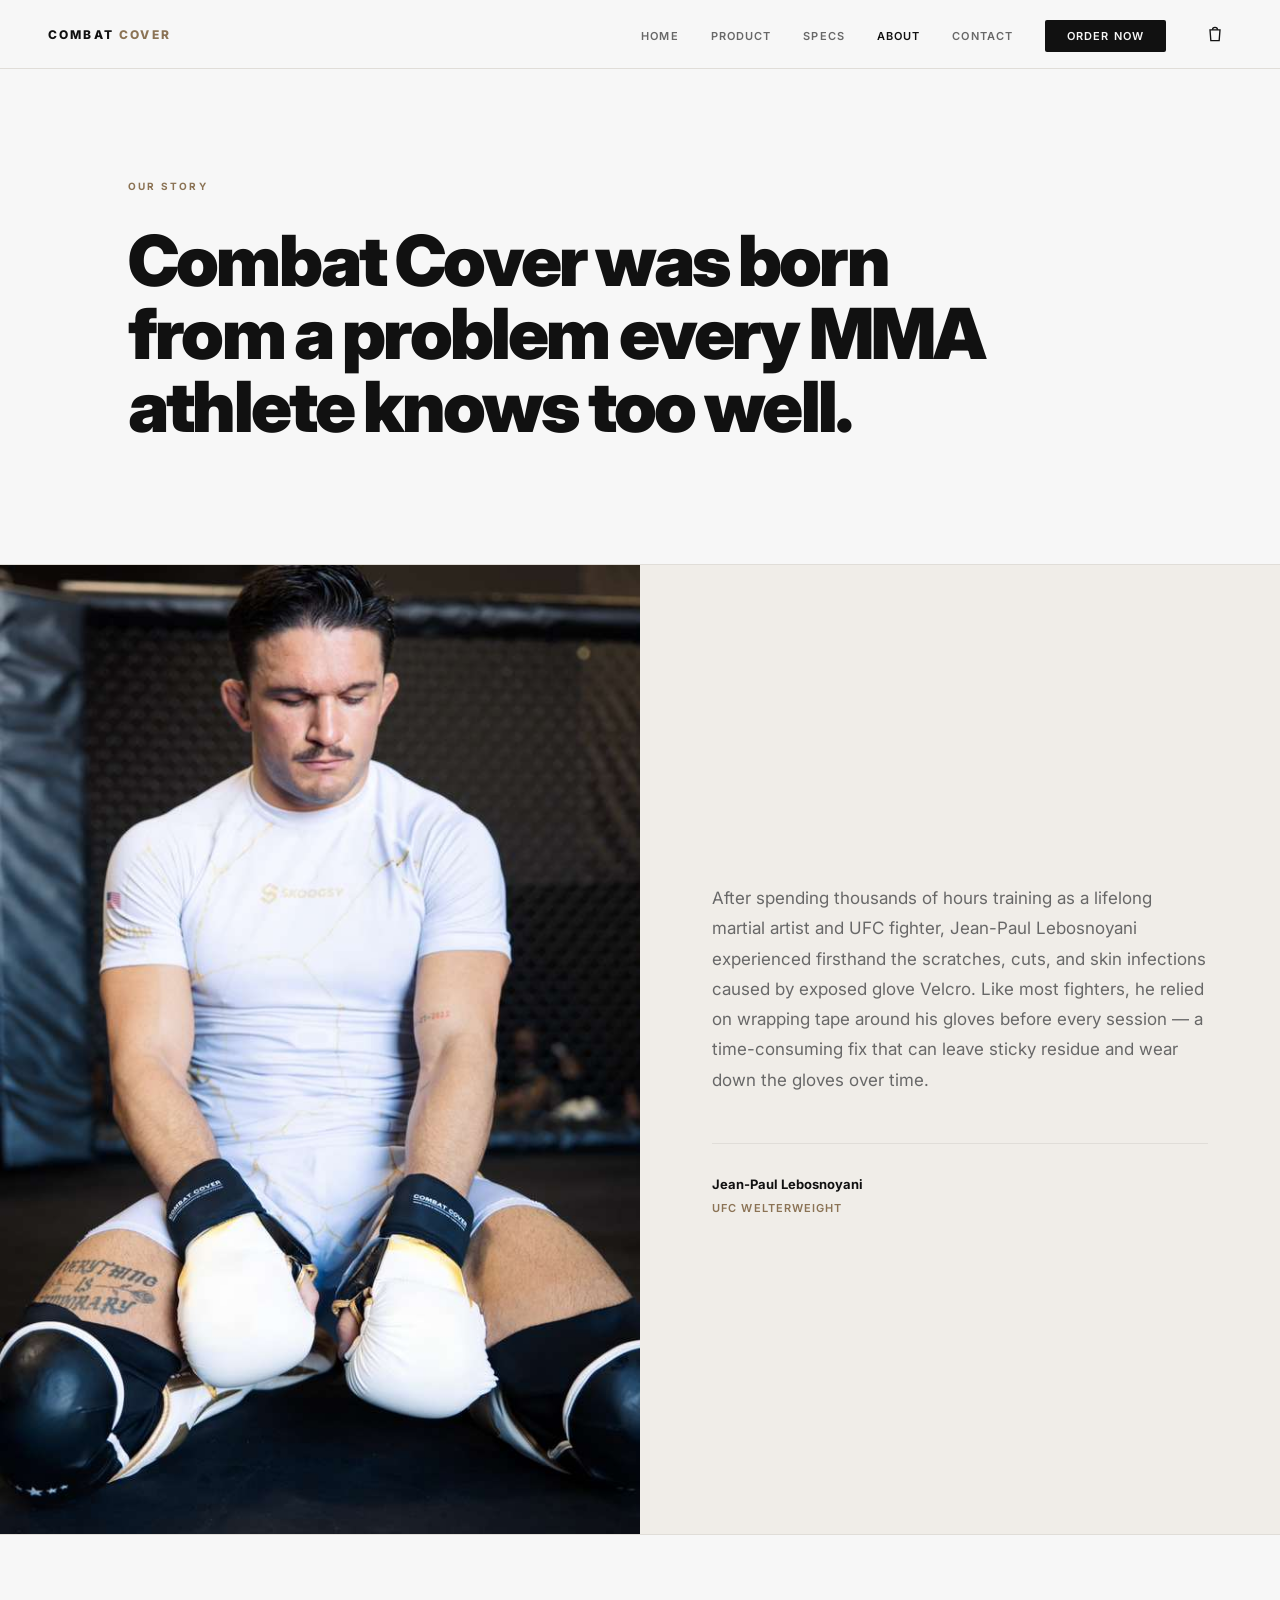
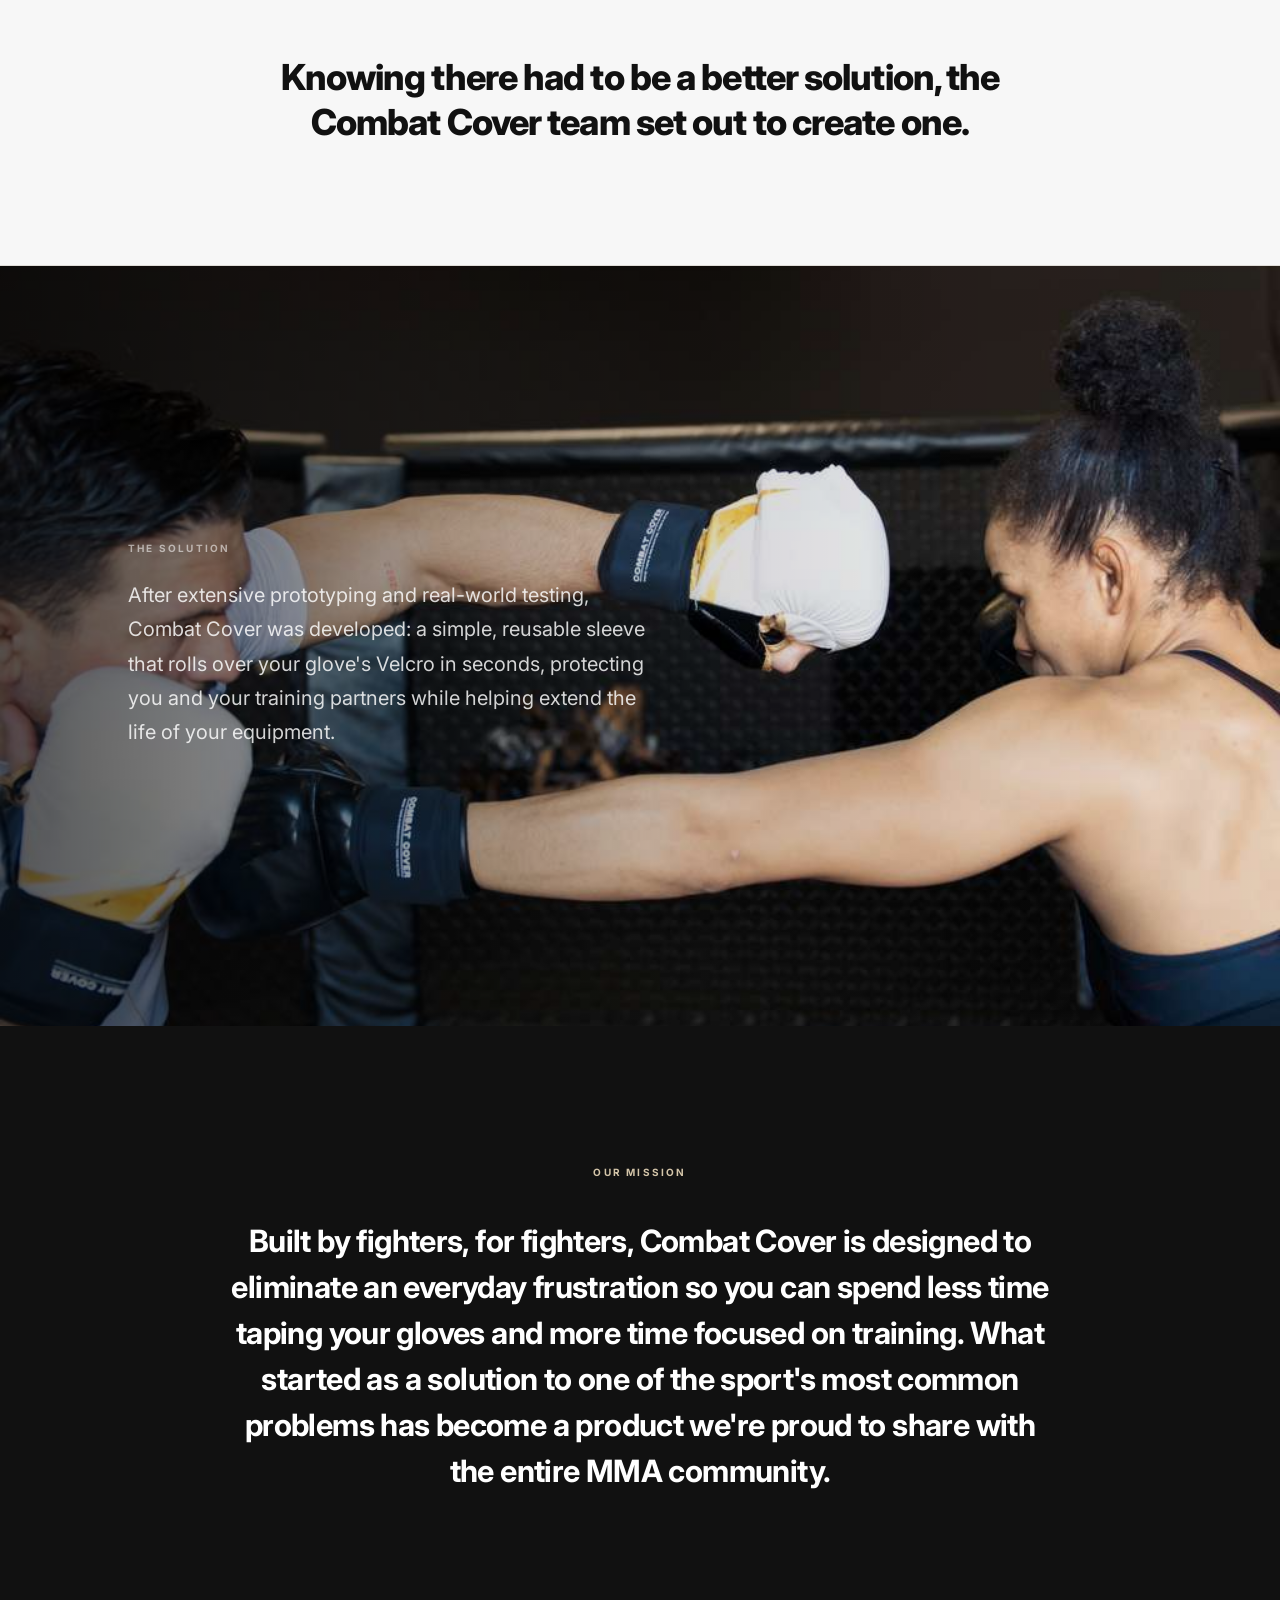
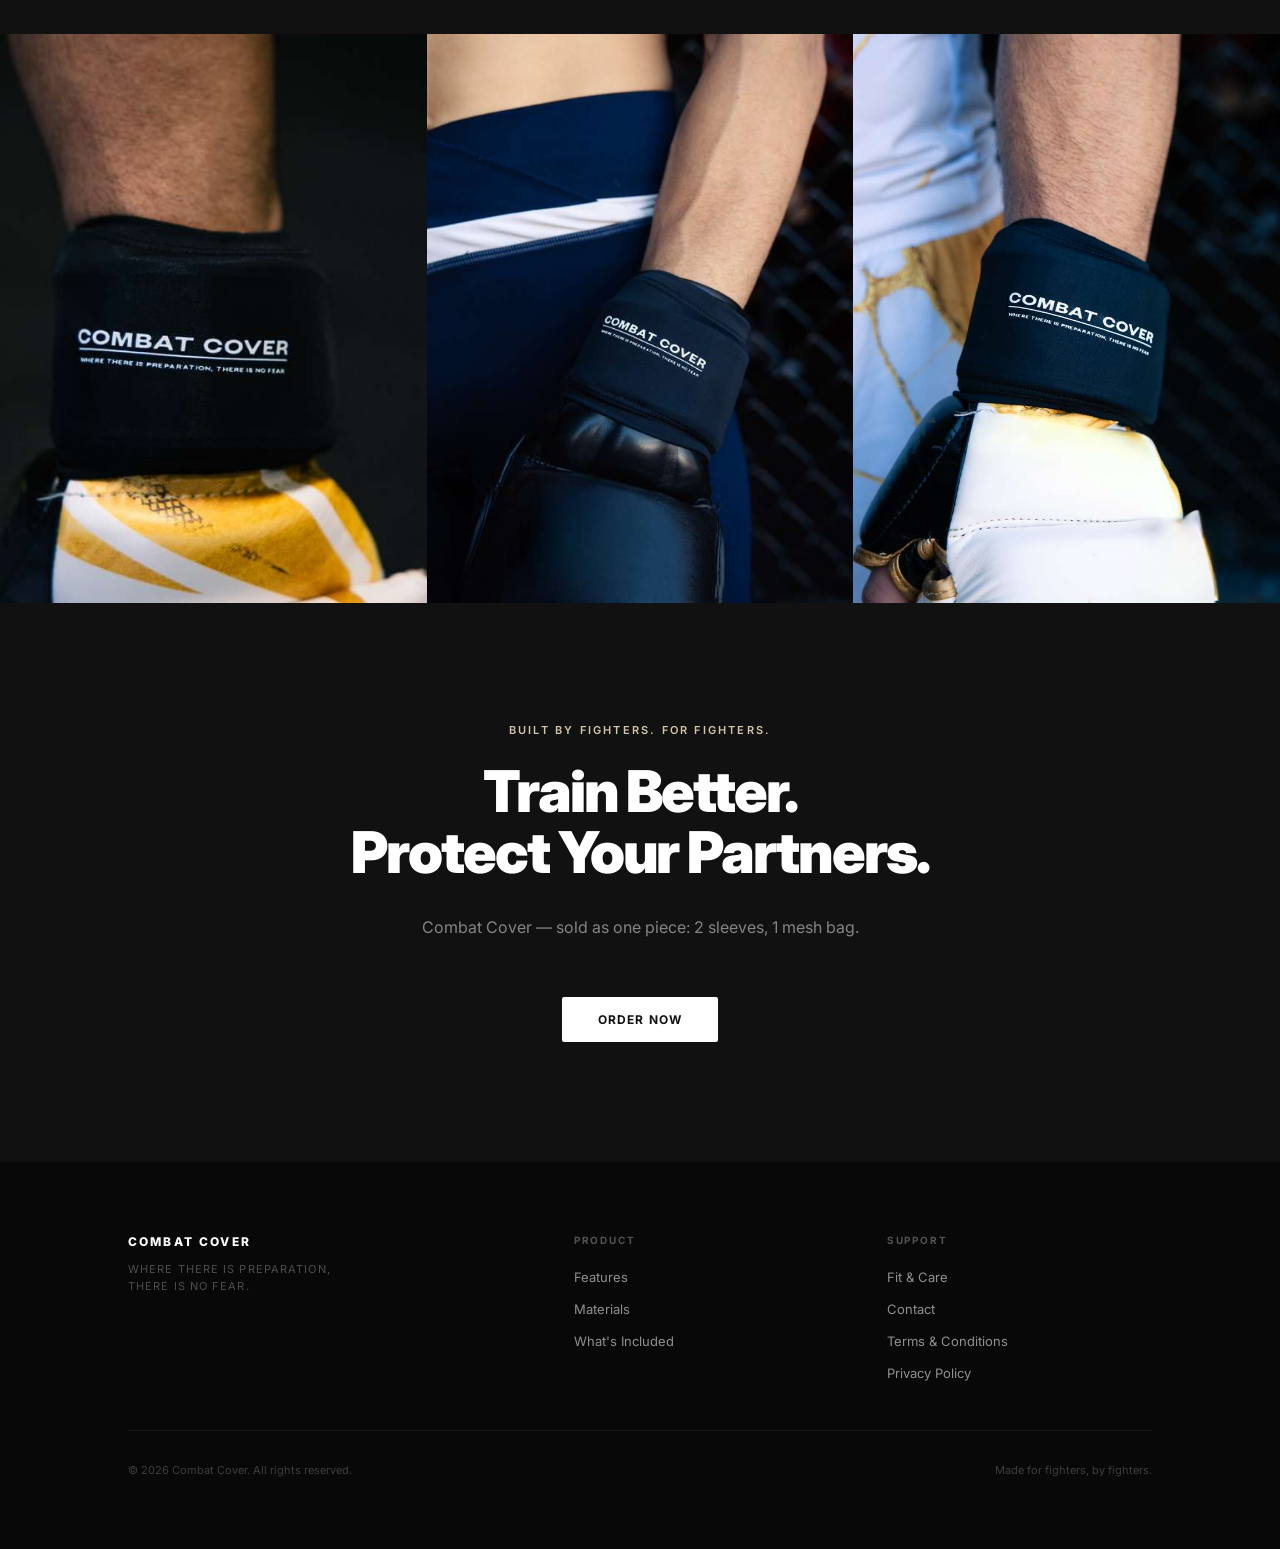
<file: about.html>
<!DOCTYPE html>
<html lang="en">
<head>
<meta charset="UTF-8">
<meta name="viewport" content="width=device-width, initial-scale=1.0">
<title>About — Combat Cover</title>
<link rel="preconnect" href="https://fonts.googleapis.com">
<link rel="preconnect" href="https://fonts.gstatic.com" crossorigin>
<link href="https://fonts.googleapis.com/css2?family=Inter:wght@300;400;500;600;700;800;900&display=swap" rel="stylesheet">
<link rel="stylesheet" href="cart.css">
<style>

*, *::before, *::after { margin: 0; padding: 0; box-sizing: border-box; }

:root {
  --bg:       #F7F7F7;
  --text:     #111111;
  --accent:   #8B7355;
  --accent-lt:#D4C5A9;
  --mid:      #686868;
  --border:   #E0DDD8;
  --warm:     #F0EDE8;
  --dark-bg:  #111111;
  --font:     'Inter', -apple-system, 'Helvetica Neue', sans-serif;
  --ease:     cubic-bezier(0.16, 1, 0.3, 1);
}

html { background: var(--bg); color: var(--text); font-family: var(--font);
       -webkit-font-smoothing: antialiased; }
body { overflow-x: hidden; }
a    { text-decoration: none; color: inherit; }

/* ============================================================
   NAVBAR
   ============================================================ */
nav {
  position: fixed; top: 0; left: 0; right: 0;
  z-index: 200;
  height: 68px; padding: 0 48px;
  display: flex; align-items: center; justify-content: space-between;
  transition: background 0.4s, border-color 0.4s, backdrop-filter 0.4s;
}
nav.solid {
  background: rgba(247,247,247,0.92);
  backdrop-filter: blur(14px); -webkit-backdrop-filter: blur(14px);
  border-bottom: 1px solid var(--border);
}
.nav-logo { font-size: 12px; font-weight: 800; letter-spacing: 0.18em; text-transform: uppercase; }
.nav-logo em { font-style: normal; color: var(--accent); }
.nav-links { display: flex; align-items: center; gap: 32px; list-style: none; }
.nav-links a { font-size: 11px; font-weight: 600; letter-spacing: 0.1em; text-transform: uppercase;
               color: var(--mid); transition: color 0.2s; }
.nav-links a:hover { color: var(--text); }
.nav-links .cta-link { background: var(--text); color: var(--bg); padding: 9px 22px;
                        border-radius: 2px; transition: background 0.2s, transform 0.2s; }
.nav-links .cta-link:hover { background: var(--accent); color: #fff; transform: translateY(-1px); }

/* ============================================================
   HAMBURGER
   ============================================================ */
.hamburger {
  display: none; flex-direction: column; justify-content: center;
  gap: 5px; background: none; border: none; cursor: pointer; padding: 6px 4px; z-index: 201;
}
.hamburger span {
  display: block; width: 22px; height: 2px; background: var(--text);
  border-radius: 1px; transition: transform 0.35s var(--ease), opacity 0.25s;
  transform-origin: center;
}
.hamburger.active span:nth-child(1) { transform: translateY(7px) rotate(45deg); }
.hamburger.active span:nth-child(2) { opacity: 0; transform: scaleX(0); }
.hamburger.active span:nth-child(3) { transform: translateY(-7px) rotate(-45deg); }

#mobile-menu {
  position: fixed; top: 68px; left: 0; right: 0; z-index: 190;
  background: rgba(247,247,247,0.97); backdrop-filter: blur(16px); -webkit-backdrop-filter: blur(16px);
  border-bottom: 1px solid var(--border); max-height: 0; overflow: hidden;
  transition: max-height 0.4s var(--ease);
}
#mobile-menu.open { max-height: 380px; }
#mobile-menu ul { list-style: none; padding: 16px 24px 28px; display: flex; flex-direction: column; gap: 0; }
#mobile-menu li { border-bottom: 1px solid var(--border); }
#mobile-menu li:last-child { border-bottom: none; }
#mobile-menu a { display: block; padding: 16px 0; font-size: 13px; font-weight: 600;
                  letter-spacing: 0.08em; text-transform: uppercase; color: var(--text); }
.menu-cta { display: block; margin: 16px 24px 24px; background: var(--text); color: var(--bg) !important;
             text-align: center; padding: 16px; border-radius: 2px;
             font-size: 12px; font-weight: 700; letter-spacing: 0.1em; text-transform: uppercase; }

/* ============================================================
   SHARED
   ============================================================ */
.overline {
  font-size: 10px; font-weight: 700; letter-spacing: 0.22em;
  text-transform: uppercase; color: var(--accent);
  display: block; margin-bottom: 18px;
}
.btn {
  display: inline-block; border: none; cursor: pointer;
  font-size: 12px; font-weight: 700; letter-spacing: 0.1em;
  text-transform: uppercase; padding: 15px 36px; border-radius: 2px;
  transition: background 0.2s, color 0.2s, transform 0.2s, border-color 0.2s;
}
.btn-dark  { background: var(--text); color: var(--bg); }
.btn-dark:hover  { background: var(--accent); transform: translateY(-2px); }
.btn-light { background: #fff; color: var(--text); }
.btn-light:hover { background: var(--accent-lt); transform: translateY(-2px); }

/* ============================================================
   SCROLL REVEAL
   ============================================================ */
.reveal {
  opacity: 0; transform: translateY(28px);
  transition: opacity 0.85s var(--ease), transform 0.85s var(--ease);
}
.reveal.d1 { transition-delay: 0.1s; }
.reveal.d2 { transition-delay: 0.22s; }
.reveal.d3 { transition-delay: 0.34s; }
.reveal.visible { opacity: 1; transform: none; }

/* ============================================================
   ABOUT HERO
   ============================================================ */
#about-hero {
  padding: 180px 10% 120px;
  background: var(--bg);
  border-bottom: 1px solid var(--border);
  max-width: 100%;
}
.about-hero-overline {
  font-size: 10px; font-weight: 700; letter-spacing: 0.22em;
  text-transform: uppercase; color: var(--accent); display: block; margin-bottom: 32px;
}
.about-hero-headline {
  font-size: clamp(36px, 5.5vw, 80px);
  font-weight: 900; line-height: 1.04; letter-spacing: -0.04em;
  max-width: 900px;
}

/* ============================================================
   FOUNDER SECTION
   ============================================================ */
#founder {
  display: grid; grid-template-columns: 1fr 1fr;
  align-items: stretch; background: var(--warm);
}
.founder-visual { overflow: hidden; }
.founder-visual img {
  width: 100%; height: auto; display: block;
  transition: transform 0.7s var(--ease);
}
#founder:hover .founder-visual img { transform: scale(1.02); }
.founder-text {
  display: flex; flex-direction: column; justify-content: center;
  padding: 100px 72px;
}
.founder-text p {
  font-size: clamp(15px, 1.4vw, 17px); line-height: 1.78; color: var(--mid);
  margin-bottom: 0;
}
.founder-credit {
  margin-top: 48px; padding-top: 32px; border-top: 1px solid var(--border);
}
.founder-credit strong { display: block; font-size: 13px; font-weight: 700; color: var(--text); margin-bottom: 4px; }
.founder-credit span { font-size: 11px; font-weight: 600; letter-spacing: 0.1em;
                        text-transform: uppercase; color: var(--accent); }

/* ============================================================
   TRANSITION QUOTE
   ============================================================ */
#transition-quote {
  background: var(--bg); padding: 120px 10%;
  border-top: 1px solid var(--border); border-bottom: 1px solid var(--border);
  display: flex; align-items: center; justify-content: center;
}
.transition-quote-inner { max-width: 760px; text-align: center; }
.transition-quote-inner p {
  font-size: clamp(22px, 2.8vw, 38px); font-weight: 800;
  line-height: 1.25; letter-spacing: -0.025em; color: var(--text);
}

/* ============================================================
   ACTION BAND
   ============================================================ */
#action-band {
  position: relative; overflow: hidden;
  height: clamp(480px, 65vw, 760px);
}
#action-band img {
  width: 100%; height: 100%; object-fit: cover; object-position: center 40%; display: block;
}
#action-band .band-overlay {
  position: absolute; inset: 0;
  background: linear-gradient(to right, rgba(0,0,0,0.65) 0%, rgba(0,0,0,0.15) 55%, transparent 100%);
  display: flex; align-items: center; padding: 0 10%;
}
.band-text { color: #fff; max-width: 520px; }
.band-text .overline { color: rgba(255,255,255,0.55); margin-bottom: 24px; }
.band-text p {
  font-size: clamp(16px, 1.8vw, 20px); line-height: 1.72; color: rgba(255,255,255,0.82);
}

/* ============================================================
   MISSION
   ============================================================ */
#mission {
  background: var(--dark-bg); padding: 140px 10%;
  display: flex; flex-direction: column; align-items: center; justify-content: center;
  text-align: center;
}
.mission-label {
  font-size: 10px; font-weight: 700; letter-spacing: 0.22em;
  text-transform: uppercase; color: var(--accent-lt); margin-bottom: 40px; display: block;
}
.mission-text {
  font-size: clamp(20px, 2.4vw, 32px); font-weight: 700;
  line-height: 1.5; letter-spacing: -0.02em;
  color: #fff; max-width: 820px;
}
.mission-text em { font-style: normal; color: var(--accent-lt); }

/* ============================================================
   PHOTO STRIP
   ============================================================ */
#photo-strip {
  display: grid; grid-template-columns: repeat(3, 1fr); gap: 0;
}
#photo-strip img {
  width: 100%; aspect-ratio: 3/4; object-fit: cover; display: block;
  transition: transform 0.7s var(--ease);
}
#photo-strip img:hover { transform: scale(1.03); }
.strip-item { overflow: hidden; position: relative; }

/* ============================================================
   CTA
   ============================================================ */
#cta {
  background: var(--dark-bg); min-height: 60vh;
  display: flex; flex-direction: column; align-items: center; justify-content: center;
  text-align: center; padding: 120px 20%;
}
.cta-pre  { font-size: 11px; font-weight: 600; letter-spacing: 0.2em; text-transform: uppercase;
             color: var(--accent-lt); margin-bottom: 24px; }
.cta-head { font-size: clamp(36px, 4.5vw, 64px); font-weight: 900; line-height: 1.05;
             letter-spacing: -0.035em; color: #fff; margin-bottom: 32px; max-width: 640px; }
.cta-sub  { font-size: 16px; line-height: 1.68; color: rgba(247,247,247,0.5);
             margin-bottom: 56px; max-width: 460px; }

/* ============================================================
   FOOTER
   ============================================================ */
footer {
  background: #080808; padding: 72px 10%;
  display: grid; grid-template-columns: 1.5fr 1fr 1fr; gap: 48px;
}
.ft-brand .ft-logo { font-size: 12px; font-weight: 800; letter-spacing: 0.18em;
                      text-transform: uppercase; color: #fff; margin-bottom: 12px; }
.ft-brand .ft-tag  { font-size: 11px; color: rgba(255,255,255,0.28);
                      letter-spacing: 0.1em; text-transform: uppercase; line-height: 1.6; }
.ft-col h5 { font-size: 10px; font-weight: 700; letter-spacing: 0.18em; text-transform: uppercase;
              color: rgba(255,255,255,0.3); margin-bottom: 20px; }
.ft-col ul { list-style: none; display: flex; flex-direction: column; gap: 12px; }
.ft-col a  { font-size: 13px; color: rgba(255,255,255,0.55); transition: color 0.2s; }
.ft-col a:hover { color: #fff; }
.ft-copy {
  grid-column: 1 / -1; border-top: 1px solid rgba(255,255,255,0.07);
  padding-top: 32px; display: flex; justify-content: space-between;
  font-size: 11px; color: rgba(255,255,255,0.22);
}

/* ============================================================
   RESPONSIVE
   ============================================================ */
@media (max-width: 900px) {
  nav { padding: 0 24px; }
  .nav-links { display: none; }
  .hamburger { display: flex; }

  #about-hero { padding: 130px 24px 80px; }

  #founder { grid-template-columns: 1fr; }
  .founder-visual { order: -1; }
  .founder-text { padding: 56px 24px; }

  #transition-quote { padding: 80px 24px; }

  .band-text { max-width: 100%; }

  #mission { padding: 96px 24px; }

  #photo-strip { grid-template-columns: 1fr; }
  #photo-strip img { aspect-ratio: 4/3; }

  #cta { padding: 88px 24px; min-height: auto; }

  footer { grid-template-columns: 1fr; padding: 56px 24px; }
  .ft-copy { flex-direction: column; gap: 8px; }
}

</style>
</head>
<body>

<!-- ============================================================
     NAVBAR
     ============================================================ -->
<nav id="navbar">
  <a href="index.html" class="nav-logo">Combat <em>Cover</em></a>
  <div class="nav-menu">
    <ul class="nav-links">
      <li><a href="index.html">Home</a></li>
      <li><a href="product.html">Product</a></li>
      <li><a href="index.html#materials">Specs</a></li>
      <li><a href="about.html" style="color: var(--text);">About</a></li>
      <li><a href="index.html#contact">Contact</a></li>
      <li><a href="product.html" class="cta-link">Order Now</a></li>
    </ul>
    <div class="nav-right">
      <button class="cart-toggle" aria-label="Open cart">
        <svg viewBox="0 0 24 24" fill="none" stroke="currentColor" stroke-width="1.6"><path d="M6 7h12l-1 13H7L6 7z"/><path d="M9 7a3 3 0 0 1 6 0"/></svg>
        <span class="cart-badge">0</span>
      </button>
      <button class="hamburger" id="hamburger" aria-label="Open menu">
        <span></span><span></span><span></span>
      </button>
    </div>
  </div>
</nav>

<div id="mobile-menu">
  <ul>
    <li><a href="index.html" class="menu-link">Home</a></li>
    <li><a href="product.html" class="menu-link">Product</a></li>
    <li><a href="index.html#materials" class="menu-link">Specs</a></li>
    <li><a href="about.html" class="menu-link">About</a></li>
    <li><a href="index.html#contact" class="menu-link">Contact</a></li>
  </ul>
  <a href="product.html" class="menu-cta menu-link">Order Now</a>
</div>

<!-- ============================================================
     HERO
     ============================================================ -->
<section id="about-hero">
  <span class="about-hero-overline reveal">Our Story</span>
  <h1 class="about-hero-headline reveal d1">Combat Cover was born from a problem every MMA athlete knows too well.</h1>
</section>

<!-- ============================================================
     FOUNDER
     ============================================================ -->
<section id="founder">
  <div class="founder-visual">
    <img src="images/f8.jpeg" alt="Jean-Paul Lebosnoyani, UFC Welterweight">
  </div>
  <div class="founder-text">
    <p class="reveal d1">After spending thousands of hours training as a lifelong martial artist and UFC fighter, Jean-Paul Lebosnoyani experienced firsthand the scratches, cuts, and skin infections caused by exposed glove Velcro. Like most fighters, he relied on wrapping tape around his gloves before every session — a time-consuming fix that can leave sticky residue and wear down the gloves over time.</p>
    <div class="founder-credit reveal d2">
      <strong>Jean-Paul Lebosnoyani</strong>
      <span>UFC Welterweight</span>
    </div>
  </div>
</section>

<!-- ============================================================
     TRANSITION QUOTE
     ============================================================ -->
<section id="transition-quote">
  <div class="transition-quote-inner">
    <p class="reveal">Knowing there had to be a better solution, the Combat Cover team set out to create one.</p>
  </div>
</section>

<!-- ============================================================
     ACTION BAND
     ============================================================ -->
<section id="action-band">
  <img src="images/f7.jpeg" alt="Fighters sparring with Combat Cover">
  <div class="band-overlay">
    <div class="band-text">
      <span class="overline">The Solution</span>
      <p class="reveal">After extensive prototyping and real-world testing, Combat Cover was developed: a simple, reusable sleeve that rolls over your glove's Velcro in seconds, protecting you and your training partners while helping extend the life of your equipment.</p>
    </div>
  </div>
</section>

<!-- ============================================================
     MISSION
     ============================================================ -->
<section id="mission">
  <span class="mission-label reveal">Our Mission</span>
  <p class="mission-text reveal d1">Built by fighters, for fighters, Combat Cover is designed to eliminate an everyday frustration so you can spend less time taping your gloves and more time focused on training. What started as a solution to one of the sport's most common problems has become a product we're proud to share with the entire MMA community.</p>
</section>

<!-- ============================================================
     PHOTO STRIP
     ============================================================ -->
<div id="photo-strip">
  <div class="strip-item">
    <img src="images/f1.jpeg" alt="Combat Cover on glove">
  </div>
  <div class="strip-item">
    <img src="images/f2.jpeg" alt="Combat Cover at the cage">
  </div>
  <div class="strip-item">
    <img src="images/f12.jpeg" alt="Combat Cover detail">
  </div>
</div>

<!-- ============================================================
     CTA
     ============================================================ -->
<section id="cta">
  <p class="cta-pre reveal">Built by fighters. For fighters.</p>
  <h2 class="cta-head reveal d1">Train Better.<br>Protect Your Partners.</h2>
  <p class="cta-sub reveal d2">Combat Cover — sold as one piece: 2 sleeves, 1 mesh bag.</p>
  <a href="product.html" class="btn btn-light reveal d3">Order Now</a>
</section>

<!-- ============================================================
     FOOTER
     ============================================================ -->
<footer>
  <div class="ft-brand">
    <div class="ft-logo">Combat Cover</div>
    <div class="ft-tag">Where there is preparation,<br>there is no fear.</div>
  </div>
  <div class="ft-col">
    <h5>Product</h5>
    <ul>
      <li><a href="index.html#features">Features</a></li>
      <li><a href="index.html#materials">Materials</a></li>
      <li><a href="index.html#includes">What's Included</a></li>
    </ul>
  </div>
  <div class="ft-col">
    <h5>Support</h5>
    <ul>
      <li><a href="index.html#care">Fit &amp; Care</a></li>
      <li><a href="index.html#contact">Contact</a></li>
      <li><a href="terms.html">Terms &amp; Conditions</a></li>
      <li><a href="privacy.html">Privacy Policy</a></li>
    </ul>
  </div>
  <div class="ft-copy">
    <span>© 2026 Combat Cover. All rights reserved.</span>
    <span>Made for fighters, by fighters.</span>
  </div>
</footer>

<script type="module" src="cart.js"></script>
<script>
const navbar   = document.getElementById('navbar')
const hamburger  = document.getElementById('hamburger')
const mobileMenu = document.getElementById('mobile-menu')

window.addEventListener('scroll', () => {
  navbar.classList.toggle('solid', window.scrollY > 40)
}, { passive: true })

hamburger.addEventListener('click', () => {
  hamburger.classList.toggle('active')
  mobileMenu.classList.toggle('open')
})
mobileMenu.querySelectorAll('.menu-link').forEach(link => {
  link.addEventListener('click', () => {
    hamburger.classList.remove('active')
    mobileMenu.classList.remove('open')
  })
})

const revealObs = new IntersectionObserver(entries => {
  entries.forEach(e => {
    if (e.isIntersecting) { e.target.classList.add('visible'); revealObs.unobserve(e.target) }
  })
}, { threshold: 0.12, rootMargin: '0px 0px -40px 0px' })
document.querySelectorAll('.reveal').forEach(el => revealObs.observe(el))
</script>

</body>
</html>
</file>
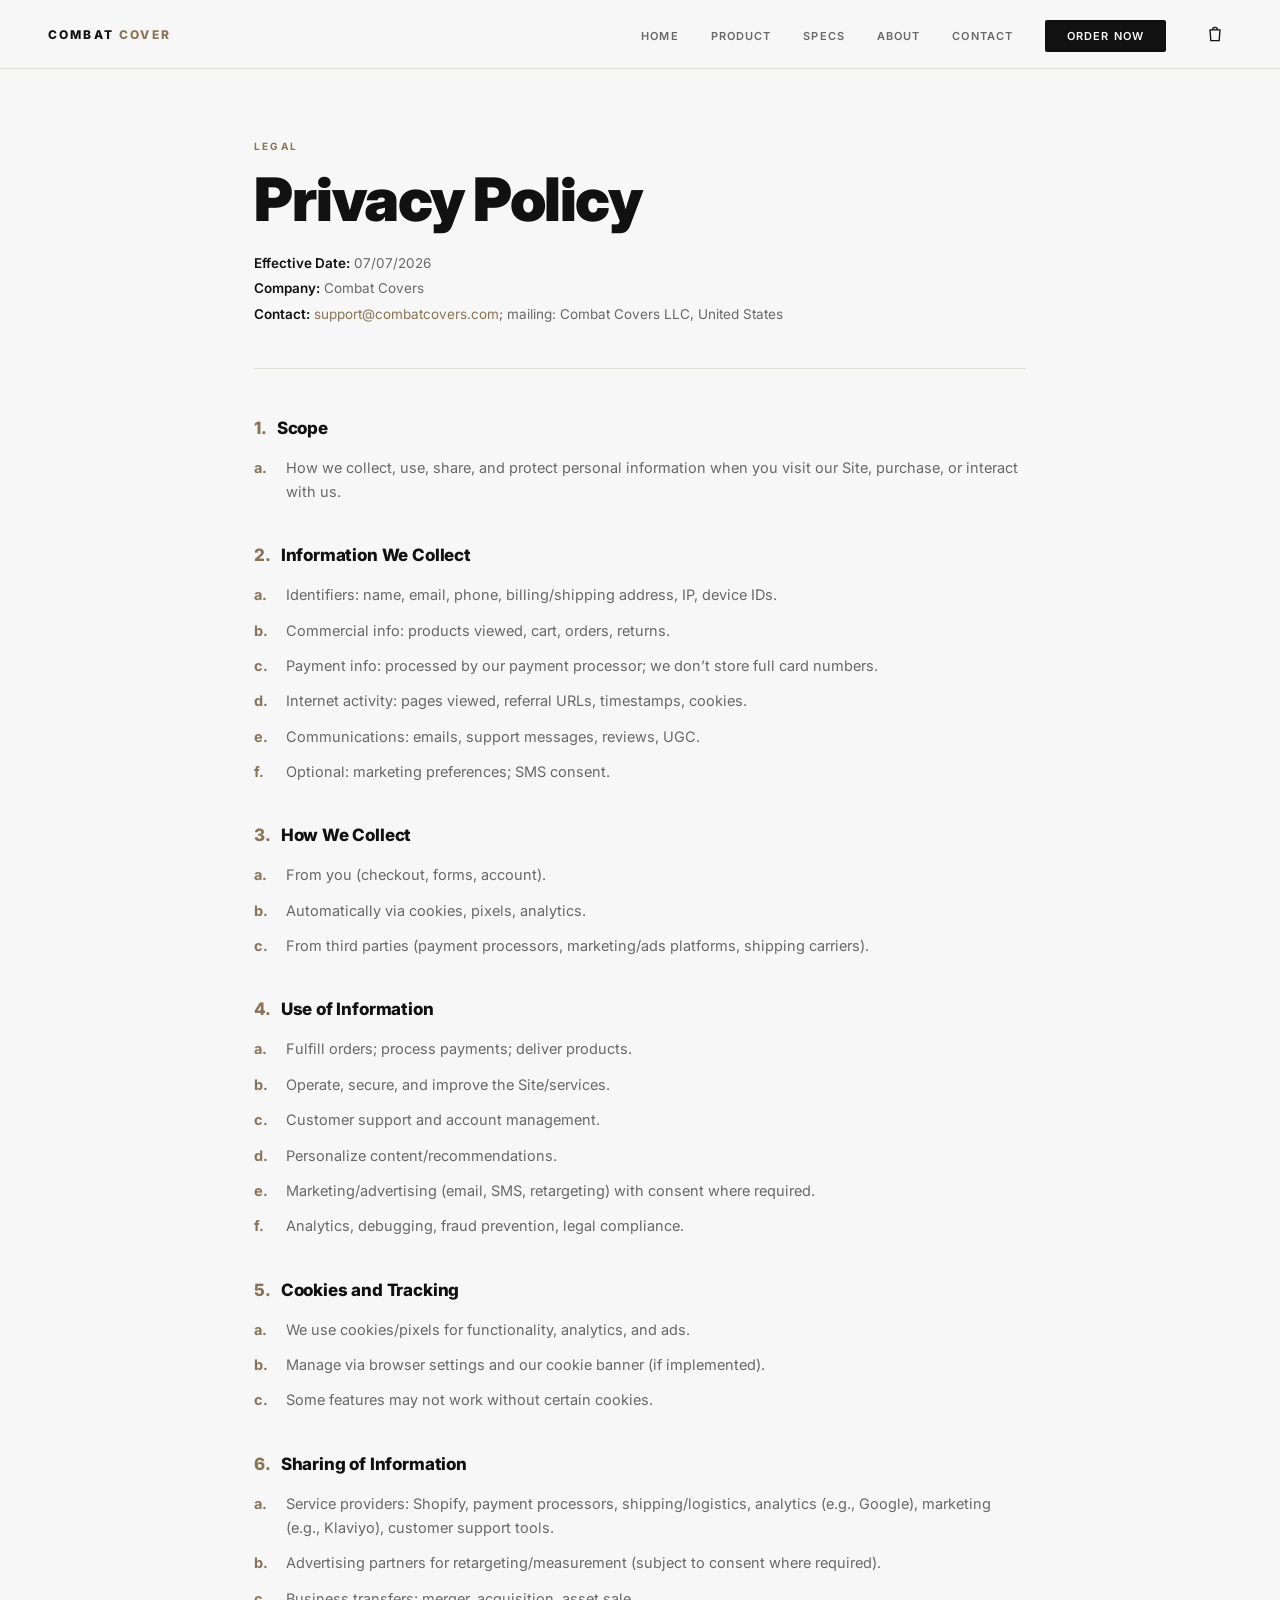
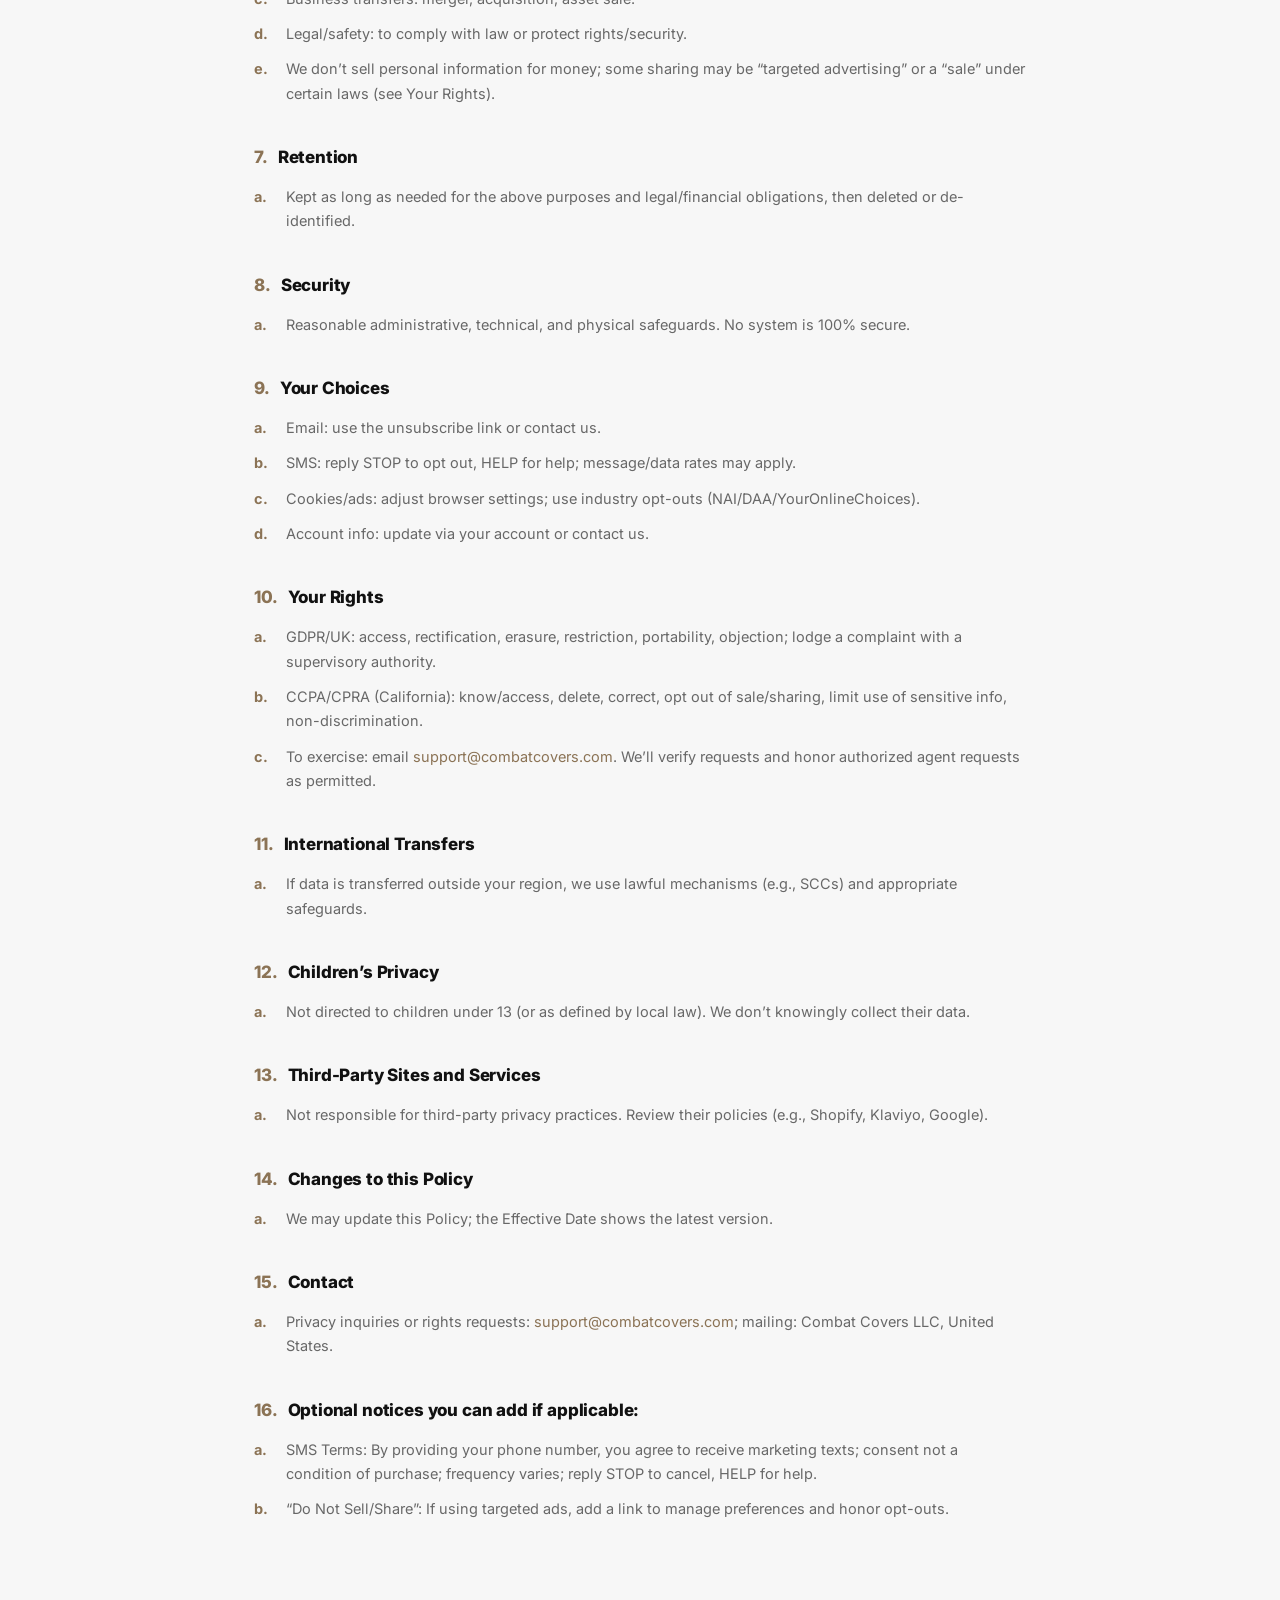
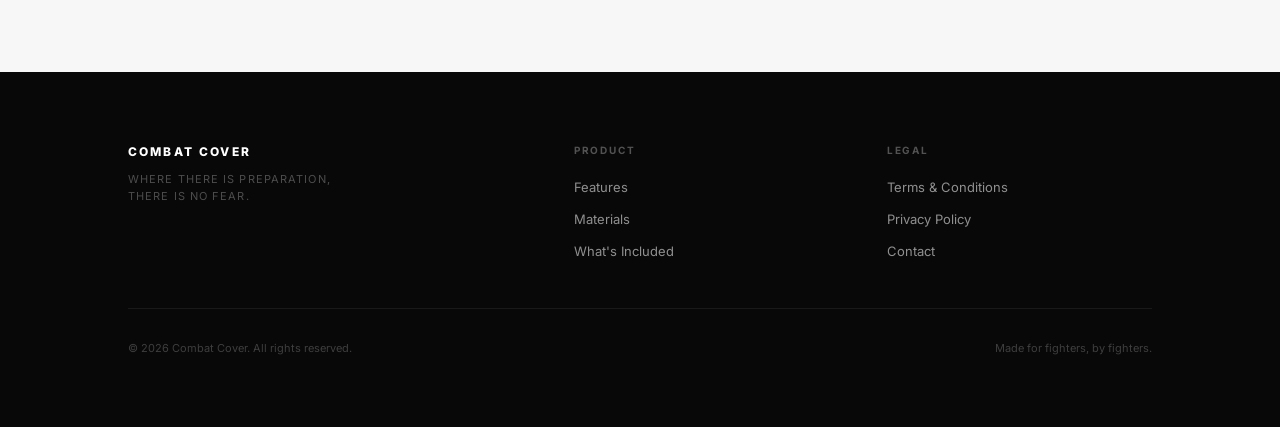
<file: privacy.html>
<!DOCTYPE html>
<html lang="en">
<head>
<meta charset="UTF-8">
<meta name="viewport" content="width=device-width, initial-scale=1.0">
<title>Privacy Policy — Combat Cover</title>
<link rel="preconnect" href="https://fonts.googleapis.com">
<link rel="preconnect" href="https://fonts.gstatic.com" crossorigin>
<link href="https://fonts.googleapis.com/css2?family=Inter:wght@300;400;500;600;700;800;900&display=swap" rel="stylesheet">
<link rel="stylesheet" href="cart.css">
<style>

*, *::before, *::after { margin: 0; padding: 0; box-sizing: border-box; }

:root {
  --bg:       #F7F7F7;
  --text:     #111111;
  --accent:   #8B7355;
  --accent-lt:#D4C5A9;
  --mid:      #686868;
  --border:   #E0DDD8;
  --warm:     #F0EDE8;
  --dark-bg:  #111111;
  --font:     'Inter', -apple-system, 'Helvetica Neue', sans-serif;
  --ease:     cubic-bezier(0.16, 1, 0.3, 1);
}

html { background: var(--bg); color: var(--text); font-family: var(--font);
       -webkit-font-smoothing: antialiased; }
body { overflow-x: hidden; }
a    { text-decoration: none; color: inherit; }

/* ============================================================
   NAVBAR
   ============================================================ */
nav {
  position: fixed; top: 0; left: 0; right: 0;
  z-index: 200;
  height: 68px; padding: 0 48px;
  display: flex; align-items: center; justify-content: space-between;
  transition: background 0.4s, border-color 0.4s, backdrop-filter 0.4s;
}
nav.solid {
  background: rgba(247,247,247,0.92);
  backdrop-filter: blur(14px); -webkit-backdrop-filter: blur(14px);
  border-bottom: 1px solid var(--border);
}
.nav-logo { font-size: 12px; font-weight: 800; letter-spacing: 0.18em; text-transform: uppercase; }
.nav-logo em { font-style: normal; color: var(--accent); }
.nav-links { display: flex; align-items: center; gap: 32px; list-style: none; }
.nav-links a { font-size: 11px; font-weight: 600; letter-spacing: 0.1em; text-transform: uppercase;
               color: var(--mid); transition: color 0.2s; }
.nav-links a:hover { color: var(--text); }
.nav-links .cta-link { background: var(--text); color: var(--bg); padding: 9px 22px;
                        border-radius: 2px; transition: background 0.2s, transform 0.2s; }
.nav-links .cta-link:hover { background: var(--accent); color: #fff; transform: translateY(-1px); }

/* ============================================================
   HAMBURGER
   ============================================================ */
.hamburger {
  display: none; flex-direction: column; justify-content: center;
  gap: 5px; background: none; border: none; cursor: pointer; padding: 6px 4px; z-index: 201;
}
.hamburger span {
  display: block; width: 22px; height: 2px; background: var(--text);
  border-radius: 1px; transition: transform 0.35s var(--ease), opacity 0.25s;
  transform-origin: center;
}
.hamburger.active span:nth-child(1) { transform: translateY(7px) rotate(45deg); }
.hamburger.active span:nth-child(2) { opacity: 0; transform: scaleX(0); }
.hamburger.active span:nth-child(3) { transform: translateY(-7px) rotate(-45deg); }

#mobile-menu {
  position: fixed; top: 68px; left: 0; right: 0; z-index: 190;
  background: rgba(247,247,247,0.97); backdrop-filter: blur(16px); -webkit-backdrop-filter: blur(16px);
  border-bottom: 1px solid var(--border); max-height: 0; overflow: hidden;
  transition: max-height 0.4s var(--ease);
}
#mobile-menu.open { max-height: 380px; }
#mobile-menu ul { list-style: none; padding: 16px 24px 28px; display: flex; flex-direction: column; gap: 0; }
#mobile-menu li { border-bottom: 1px solid var(--border); }
#mobile-menu li:last-child { border-bottom: none; }
#mobile-menu a { display: block; padding: 16px 0; font-size: 13px; font-weight: 600;
                  letter-spacing: 0.08em; text-transform: uppercase; color: var(--text); }
.menu-cta { display: block; margin: 16px 24px 24px; background: var(--text); color: var(--bg) !important;
             text-align: center; padding: 16px; border-radius: 2px;
             font-size: 12px; font-weight: 700; letter-spacing: 0.1em; text-transform: uppercase; }

/* ============================================================
   SHARED
   ============================================================ */
.overline {
  font-size: 10px; font-weight: 700; letter-spacing: 0.22em;
  text-transform: uppercase; color: var(--accent);
  display: block; margin-bottom: 18px;
}

/* ============================================================
   SCROLL REVEAL
   ============================================================ */
.reveal {
  opacity: 0; transform: translateY(28px);
  transition: opacity 0.85s var(--ease), transform 0.85s var(--ease);
}
.reveal.d1 { transition-delay: 0.1s; }
.reveal.d2 { transition-delay: 0.22s; }
.reveal.visible { opacity: 1; transform: none; }

/* ============================================================
   LEGAL CONTENT
   ============================================================ */
.legal-wrap { max-width: 820px; margin: 0 auto; padding: 0 24px; }
.legal-hero { padding: 140px 0 40px; border-bottom: 1px solid var(--border); }
.legal-hero h1 {
  font-size: clamp(34px, 5vw, 60px); font-weight: 900;
  letter-spacing: -0.025em; line-height: 0.98; margin-bottom: 22px;
}
.legal-meta { font-size: 13.5px; color: var(--mid); line-height: 1.9; }
.legal-meta strong { color: var(--text); font-weight: 600; }
.legal-meta a { color: var(--accent); }
.legal-meta a:hover { text-decoration: underline; }

.legal-body { padding: 48px 0 110px; }
.legal-section { margin-bottom: 40px; }
.legal-section > h2 {
  font-size: 17px; font-weight: 800; letter-spacing: -0.01em;
  line-height: 1.35; margin-bottom: 16px;
}
.legal-section > h2 .sec-num { color: var(--accent); margin-right: 10px; }

.legal-list { list-style: none; display: flex; flex-direction: column; gap: 11px; }
.legal-list > li { display: flex; gap: 14px; font-size: 14.5px; line-height: 1.68; color: var(--mid); }
.legal-list .mark { color: var(--accent); font-weight: 700; flex-shrink: 0; min-width: 18px; }
.legal-list a { color: var(--accent); word-break: break-word; }
.legal-list a:hover { text-decoration: underline; }

.legal-sublist { list-style: none; display: flex; flex-direction: column; gap: 9px; margin: 9px 0 0 0; }
.legal-sublist > li { display: flex; gap: 12px; }
.legal-sublist .mark { min-width: 22px; }

/* ============================================================
   FOOTER
   ============================================================ */
footer {
  background: #080808; padding: 72px 10%;
  display: grid; grid-template-columns: 1.5fr 1fr 1fr; gap: 48px;
}
.ft-brand .ft-logo { font-size: 12px; font-weight: 800; letter-spacing: 0.18em;
                      text-transform: uppercase; color: #fff; margin-bottom: 12px; }
.ft-brand .ft-tag  { font-size: 11px; color: rgba(255,255,255,0.28);
                      letter-spacing: 0.1em; text-transform: uppercase; line-height: 1.6; }
.ft-col h5 { font-size: 10px; font-weight: 700; letter-spacing: 0.18em; text-transform: uppercase;
              color: rgba(255,255,255,0.3); margin-bottom: 20px; }
.ft-col ul { list-style: none; display: flex; flex-direction: column; gap: 12px; }
.ft-col a  { font-size: 13px; color: rgba(255,255,255,0.55); transition: color 0.2s; }
.ft-col a:hover { color: #fff; }
.ft-copy {
  grid-column: 1 / -1; border-top: 1px solid rgba(255,255,255,0.07);
  padding-top: 32px; display: flex; justify-content: space-between;
  font-size: 11px; color: rgba(255,255,255,0.22);
}

/* ============================================================
   RESPONSIVE
   ============================================================ */
@media (max-width: 900px) {
  nav { padding: 0 24px; }
  .nav-links { display: none; }
  .hamburger { display: flex; }

  .legal-hero { padding: 120px 0 32px; }
  .legal-body { padding: 40px 0 88px; }

  footer { grid-template-columns: 1fr; padding: 56px 24px; }
  .ft-copy { flex-direction: column; gap: 8px; }
}

</style>
</head>
<body>

<!-- ============================================================
     NAVBAR
     ============================================================ -->
<nav id="navbar">
  <a href="index.html" class="nav-logo">Combat <em>Cover</em></a>
  <div class="nav-menu">
    <ul class="nav-links">
      <li><a href="index.html">Home</a></li>
      <li><a href="product.html">Product</a></li>
      <li><a href="index.html#materials">Specs</a></li>
      <li><a href="about.html">About</a></li>
      <li><a href="index.html#contact">Contact</a></li>
      <li><a href="product.html" class="cta-link">Order Now</a></li>
    </ul>
    <div class="nav-right">
      <button class="cart-toggle" aria-label="Open cart">
        <svg viewBox="0 0 24 24" fill="none" stroke="currentColor" stroke-width="1.6"><path d="M6 7h12l-1 13H7L6 7z"/><path d="M9 7a3 3 0 0 1 6 0"/></svg>
        <span class="cart-badge">0</span>
      </button>
      <button class="hamburger" id="hamburger" aria-label="Open menu">
        <span></span><span></span><span></span>
      </button>
    </div>
  </div>
</nav>

<div id="mobile-menu">
  <ul>
    <li><a href="index.html" class="menu-link">Home</a></li>
    <li><a href="product.html" class="menu-link">Product</a></li>
    <li><a href="index.html#materials" class="menu-link">Specs</a></li>
    <li><a href="about.html" class="menu-link">About</a></li>
    <li><a href="index.html#contact" class="menu-link">Contact</a></li>
  </ul>
  <a href="product.html" class="menu-cta menu-link">Order Now</a>
</div>

<!-- ============================================================
     LEGAL
     ============================================================ -->
<main class="legal-wrap">
  <header class="legal-hero reveal">
    <span class="overline">Legal</span>
    <h1>Privacy Policy</h1>
    <p class="legal-meta">
      <strong>Effective Date:</strong> 07/07/2026<br>
      <strong>Company:</strong> Combat Covers<br>
      <strong>Contact:</strong> <a href="mailto:support@combatcovers.com">support@combatcovers.com</a>; mailing: Combat Covers LLC, United States
    </p>
  </header>

  <div class="legal-body">

    <section class="legal-section reveal">
      <h2><span class="sec-num">1.</span>Scope</h2>
      <ul class="legal-list">
        <li><span class="mark">a.</span><span>How we collect, use, share, and protect personal information when you visit our Site, purchase, or interact with us.</span></li>
      </ul>
    </section>

    <section class="legal-section reveal">
      <h2><span class="sec-num">2.</span>Information We Collect</h2>
      <ul class="legal-list">
        <li><span class="mark">a.</span><span>Identifiers: name, email, phone, billing/shipping address, IP, device IDs.</span></li>
        <li><span class="mark">b.</span><span>Commercial info: products viewed, cart, orders, returns.</span></li>
        <li><span class="mark">c.</span><span>Payment info: processed by our payment processor; we don&rsquo;t store full card numbers.</span></li>
        <li><span class="mark">d.</span><span>Internet activity: pages viewed, referral URLs, timestamps, cookies.</span></li>
        <li><span class="mark">e.</span><span>Communications: emails, support messages, reviews, UGC.</span></li>
        <li><span class="mark">f.</span><span>Optional: marketing preferences; SMS consent.</span></li>
      </ul>
    </section>

    <section class="legal-section reveal">
      <h2><span class="sec-num">3.</span>How We Collect</h2>
      <ul class="legal-list">
        <li><span class="mark">a.</span><span>From you (checkout, forms, account).</span></li>
        <li><span class="mark">b.</span><span>Automatically via cookies, pixels, analytics.</span></li>
        <li><span class="mark">c.</span><span>From third parties (payment processors, marketing/ads platforms, shipping carriers).</span></li>
      </ul>
    </section>

    <section class="legal-section reveal">
      <h2><span class="sec-num">4.</span>Use of Information</h2>
      <ul class="legal-list">
        <li><span class="mark">a.</span><span>Fulfill orders; process payments; deliver products.</span></li>
        <li><span class="mark">b.</span><span>Operate, secure, and improve the Site/services.</span></li>
        <li><span class="mark">c.</span><span>Customer support and account management.</span></li>
        <li><span class="mark">d.</span><span>Personalize content/recommendations.</span></li>
        <li><span class="mark">e.</span><span>Marketing/advertising (email, SMS, retargeting) with consent where required.</span></li>
        <li><span class="mark">f.</span><span>Analytics, debugging, fraud prevention, legal compliance.</span></li>
      </ul>
    </section>

    <section class="legal-section reveal">
      <h2><span class="sec-num">5.</span>Cookies and Tracking</h2>
      <ul class="legal-list">
        <li><span class="mark">a.</span><span>We use cookies/pixels for functionality, analytics, and ads.</span></li>
        <li><span class="mark">b.</span><span>Manage via browser settings and our cookie banner (if implemented).</span></li>
        <li><span class="mark">c.</span><span>Some features may not work without certain cookies.</span></li>
      </ul>
    </section>

    <section class="legal-section reveal">
      <h2><span class="sec-num">6.</span>Sharing of Information</h2>
      <ul class="legal-list">
        <li><span class="mark">a.</span><span>Service providers: Shopify, payment processors, shipping/logistics, analytics (e.g., Google), marketing (e.g., Klaviyo), customer support tools.</span></li>
        <li><span class="mark">b.</span><span>Advertising partners for retargeting/measurement (subject to consent where required).</span></li>
        <li><span class="mark">c.</span><span>Business transfers: merger, acquisition, asset sale.</span></li>
        <li><span class="mark">d.</span><span>Legal/safety: to comply with law or protect rights/security.</span></li>
        <li><span class="mark">e.</span><span>We don&rsquo;t sell personal information for money; some sharing may be &ldquo;targeted advertising&rdquo; or a &ldquo;sale&rdquo; under certain laws (see Your Rights).</span></li>
      </ul>
    </section>

    <section class="legal-section reveal">
      <h2><span class="sec-num">7.</span>Retention</h2>
      <ul class="legal-list">
        <li><span class="mark">a.</span><span>Kept as long as needed for the above purposes and legal/financial obligations, then deleted or de-identified.</span></li>
      </ul>
    </section>

    <section class="legal-section reveal">
      <h2><span class="sec-num">8.</span>Security</h2>
      <ul class="legal-list">
        <li><span class="mark">a.</span><span>Reasonable administrative, technical, and physical safeguards. No system is 100% secure.</span></li>
      </ul>
    </section>

    <section class="legal-section reveal">
      <h2><span class="sec-num">9.</span>Your Choices</h2>
      <ul class="legal-list">
        <li><span class="mark">a.</span><span>Email: use the unsubscribe link or contact us.</span></li>
        <li><span class="mark">b.</span><span>SMS: reply STOP to opt out, HELP for help; message/data rates may apply.</span></li>
        <li><span class="mark">c.</span><span>Cookies/ads: adjust browser settings; use industry opt-outs (NAI/DAA/YourOnlineChoices).</span></li>
        <li><span class="mark">d.</span><span>Account info: update via your account or contact us.</span></li>
      </ul>
    </section>

    <section class="legal-section reveal">
      <h2><span class="sec-num">10.</span>Your Rights</h2>
      <ul class="legal-list">
        <li><span class="mark">a.</span><span>GDPR/UK: access, rectification, erasure, restriction, portability, objection; lodge a complaint with a supervisory authority.</span></li>
        <li><span class="mark">b.</span><span>CCPA/CPRA (California): know/access, delete, correct, opt out of sale/sharing, limit use of sensitive info, non-discrimination.</span></li>
        <li><span class="mark">c.</span><span>To exercise: email <a href="mailto:support@combatcovers.com">support@combatcovers.com</a>. We&rsquo;ll verify requests and honor authorized agent requests as permitted.</span></li>
      </ul>
    </section>

    <section class="legal-section reveal">
      <h2><span class="sec-num">11.</span>International Transfers</h2>
      <ul class="legal-list">
        <li><span class="mark">a.</span><span>If data is transferred outside your region, we use lawful mechanisms (e.g., SCCs) and appropriate safeguards.</span></li>
      </ul>
    </section>

    <section class="legal-section reveal">
      <h2><span class="sec-num">12.</span>Children&rsquo;s Privacy</h2>
      <ul class="legal-list">
        <li><span class="mark">a.</span><span>Not directed to children under 13 (or as defined by local law). We don&rsquo;t knowingly collect their data.</span></li>
      </ul>
    </section>

    <section class="legal-section reveal">
      <h2><span class="sec-num">13.</span>Third-Party Sites and Services</h2>
      <ul class="legal-list">
        <li><span class="mark">a.</span><span>Not responsible for third-party privacy practices. Review their policies (e.g., Shopify, Klaviyo, Google).</span></li>
      </ul>
    </section>

    <section class="legal-section reveal">
      <h2><span class="sec-num">14.</span>Changes to this Policy</h2>
      <ul class="legal-list">
        <li><span class="mark">a.</span><span>We may update this Policy; the Effective Date shows the latest version.</span></li>
      </ul>
    </section>

    <section class="legal-section reveal">
      <h2><span class="sec-num">15.</span>Contact</h2>
      <ul class="legal-list">
        <li><span class="mark">a.</span><span>Privacy inquiries or rights requests: <a href="mailto:support@combatcovers.com">support@combatcovers.com</a>; mailing: Combat Covers LLC, United States.</span></li>
      </ul>
    </section>

    <section class="legal-section reveal">
      <h2><span class="sec-num">16.</span>Optional notices you can add if applicable:</h2>
      <ul class="legal-list">
        <li><span class="mark">a.</span><span>SMS Terms: By providing your phone number, you agree to receive marketing texts; consent not a condition of purchase; frequency varies; reply STOP to cancel, HELP for help.</span></li>
        <li><span class="mark">b.</span><span>&ldquo;Do Not Sell/Share&rdquo;: If using targeted ads, add a link to manage preferences and honor opt-outs.</span></li>
      </ul>
    </section>

  </div>
</main>

<!-- ============================================================
     FOOTER
     ============================================================ -->
<footer>
  <div class="ft-brand">
    <div class="ft-logo">Combat Cover</div>
    <div class="ft-tag">Where there is preparation,<br>there is no fear.</div>
  </div>
  <div class="ft-col">
    <h5>Product</h5>
    <ul>
      <li><a href="index.html#features">Features</a></li>
      <li><a href="index.html#materials">Materials</a></li>
      <li><a href="index.html#includes">What's Included</a></li>
    </ul>
  </div>
  <div class="ft-col">
    <h5>Legal</h5>
    <ul>
      <li><a href="terms.html">Terms &amp; Conditions</a></li>
      <li><a href="privacy.html">Privacy Policy</a></li>
      <li><a href="index.html#contact">Contact</a></li>
    </ul>
  </div>
  <div class="ft-copy">
    <span>© 2026 Combat Cover. All rights reserved.</span>
    <span>Made for fighters, by fighters.</span>
  </div>
</footer>

<script type="module" src="cart.js"></script>
<script>
const navbar     = document.getElementById('navbar')
const hamburger  = document.getElementById('hamburger')
const mobileMenu = document.getElementById('mobile-menu')

window.addEventListener('scroll', () => {
  navbar.classList.toggle('solid', window.scrollY > 40)
}, { passive: true })
navbar.classList.toggle('solid', window.scrollY > 40)

hamburger.addEventListener('click', () => {
  hamburger.classList.toggle('active')
  mobileMenu.classList.toggle('open')
})
mobileMenu.querySelectorAll('.menu-link').forEach(link => {
  link.addEventListener('click', () => {
    hamburger.classList.remove('active')
    mobileMenu.classList.remove('open')
  })
})

const revealObs = new IntersectionObserver(entries => {
  entries.forEach(e => {
    if (e.isIntersecting) { e.target.classList.add('visible'); revealObs.unobserve(e.target) }
  })
}, { threshold: 0.08, rootMargin: '0px 0px -40px 0px' })
document.querySelectorAll('.reveal').forEach(el => revealObs.observe(el))
</script>

</body>
</html>
</file>
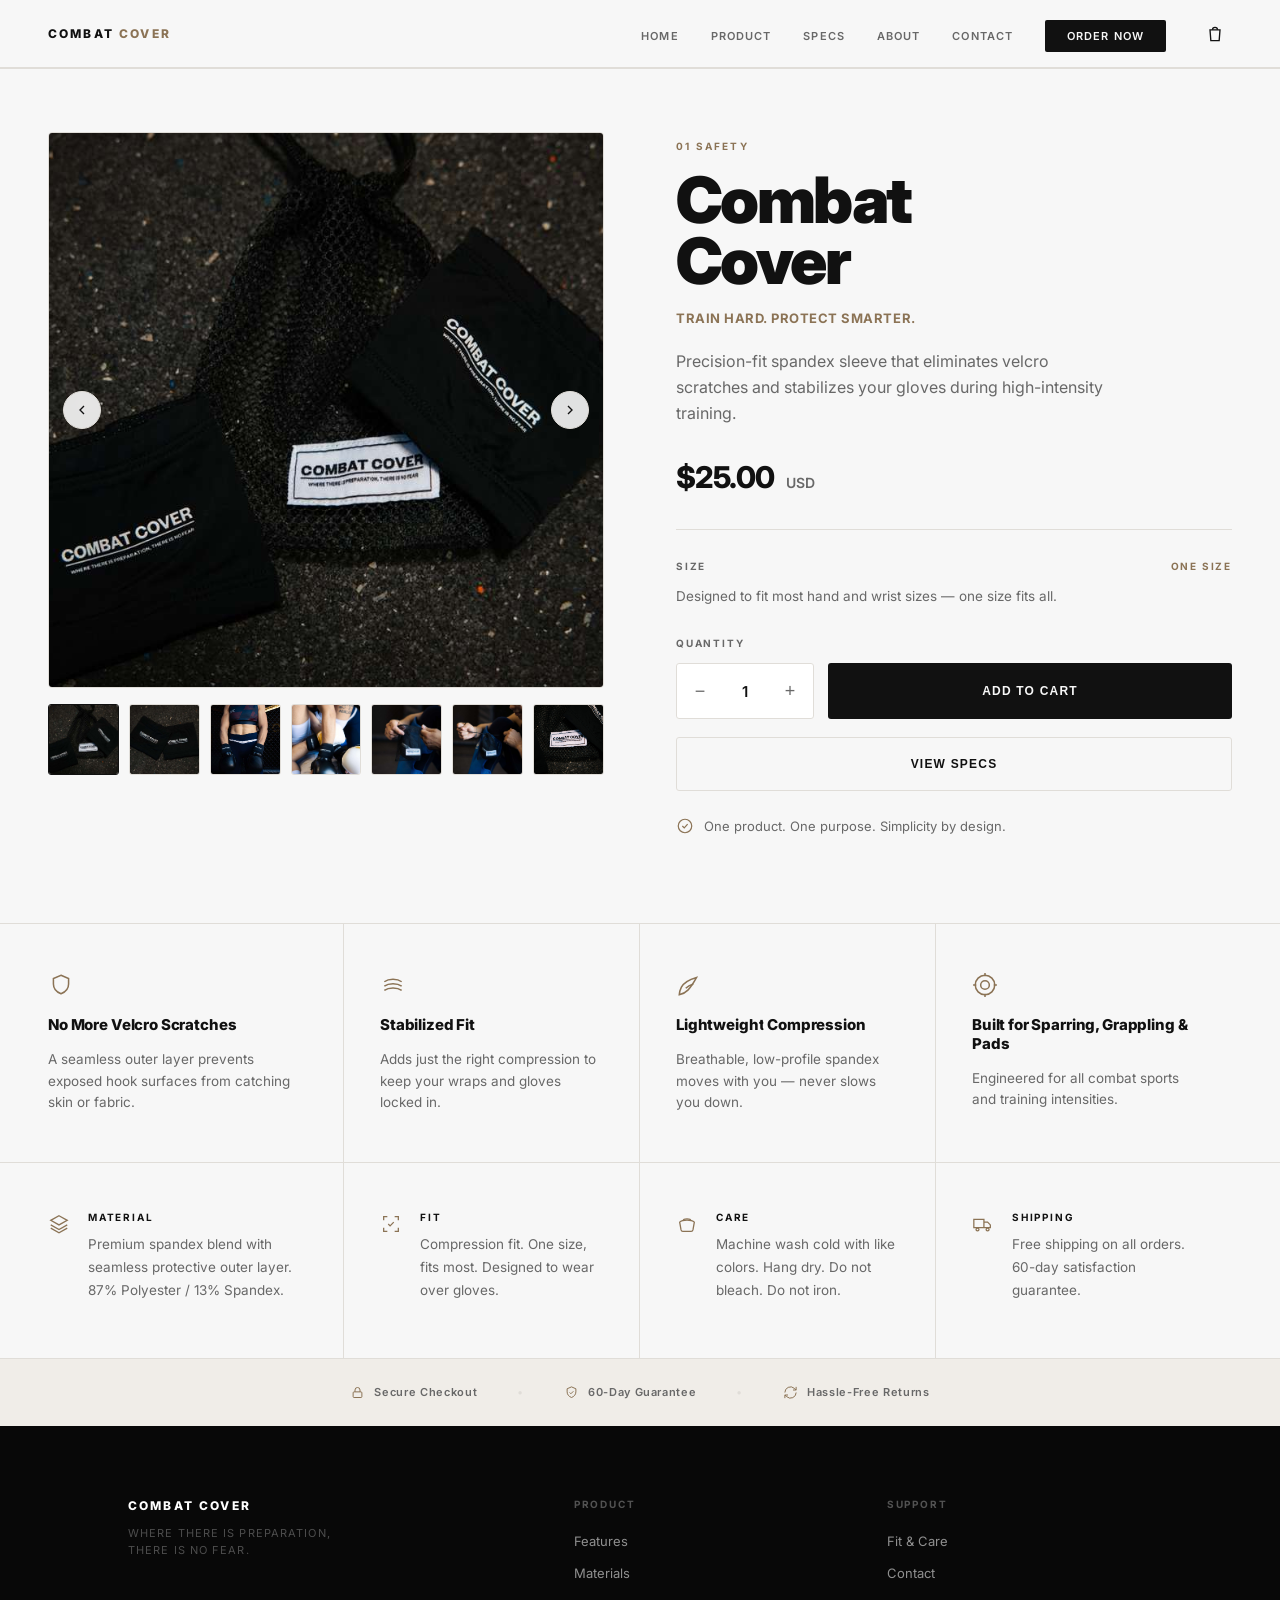
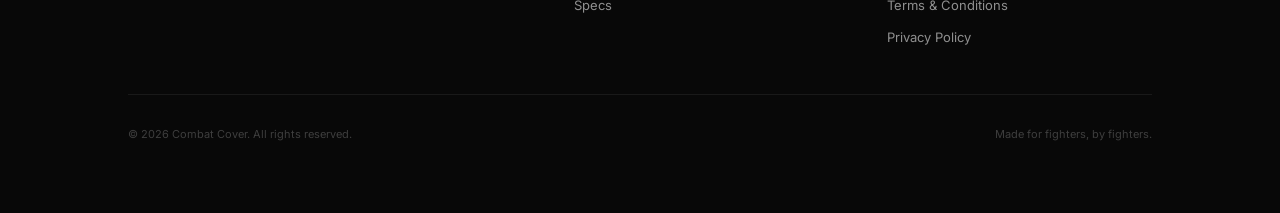
<file: product.html>
<!DOCTYPE html>
<html lang="en">
<head>
<meta charset="UTF-8">
<meta name="viewport" content="width=device-width, initial-scale=1.0">
<title>Combat Cover — Product</title>
<link rel="preconnect" href="https://fonts.googleapis.com">
<link rel="preconnect" href="https://fonts.gstatic.com" crossorigin>
<link href="https://fonts.googleapis.com/css2?family=Inter:wght@300;400;500;600;700;800;900&display=swap" rel="stylesheet">
<link rel="stylesheet" href="cart.css">
<style>

/* ============================================================
   RESET & TOKENS  (shared with landing page)
   ============================================================ */
*, *::before, *::after { margin: 0; padding: 0; box-sizing: border-box; }

:root {
  --bg:       #F7F7F7;
  --text:     #111111;
  --accent:   #8B7355;
  --accent-lt:#D4C5A9;
  --mid:      #686868;
  --border:   #E0DDD8;
  --warm:     #F0EDE8;
  --dark-bg:  #111111;
  --font:     'Inter', -apple-system, 'Helvetica Neue', sans-serif;
  --ease:     cubic-bezier(0.16, 1, 0.3, 1);
}

html { background: var(--bg); color: var(--text); font-family: var(--font);
       -webkit-font-smoothing: antialiased; }
body { overflow-x: hidden; }
a    { text-decoration: none; color: inherit; }

/* ============================================================
   NAVBAR  (matches landing page)
   ============================================================ */
nav {
  position: sticky; top: 0; left: 0; right: 0;
  z-index: 200;
  height: 68px; padding: 0 48px;
  display: flex; align-items: center; justify-content: space-between;
  background: rgba(247,247,247,0.92);
  backdrop-filter: blur(14px); -webkit-backdrop-filter: blur(14px);
  border-bottom: 1px solid var(--border);
}
.nav-logo { font-size: 12px; font-weight: 800; letter-spacing: 0.18em; text-transform: uppercase; }
.nav-logo em { font-style: normal; color: var(--accent); }
.nav-links { display: flex; align-items: center; gap: 32px; list-style: none; }
.nav-links a { font-size: 11px; font-weight: 600; letter-spacing: 0.1em; text-transform: uppercase;
               color: var(--mid); transition: color 0.2s; }
.nav-links a:hover { color: var(--text); }
.nav-links .cta-link { background: var(--text); color: var(--bg); padding: 9px 22px;
                        border-radius: 2px; transition: background 0.2s, transform 0.2s; }
.nav-links .cta-link:hover { background: var(--accent); color: #fff; transform: translateY(-1px); }

.hamburger {
  display: none; flex-direction: column; justify-content: center; gap: 5px;
  background: none; border: none; cursor: pointer; padding: 6px 4px; z-index: 201;
}
.hamburger span {
  display: block; width: 22px; height: 2px; background: var(--text); border-radius: 1px;
  transition: transform 0.35s var(--ease), opacity 0.25s; transform-origin: center;
}
.hamburger.active span:nth-child(1) { transform: translateY(7px) rotate(45deg); }
.hamburger.active span:nth-child(2) { opacity: 0; transform: scaleX(0); }
.hamburger.active span:nth-child(3) { transform: translateY(-7px) rotate(-45deg); }

#mobile-menu {
  position: fixed; top: 68px; left: 0; right: 0; z-index: 190;
  background: rgba(247,247,247,0.97);
  backdrop-filter: blur(16px); -webkit-backdrop-filter: blur(16px);
  border-bottom: 1px solid var(--border);
  max-height: 0; overflow: hidden; transition: max-height 0.4s var(--ease);
}
#mobile-menu.open { max-height: 380px; }
#mobile-menu ul { list-style: none; padding: 16px 24px 28px; display: flex; flex-direction: column; }
#mobile-menu li { border-bottom: 1px solid var(--border); }
#mobile-menu li:last-child { border-bottom: none; }
#mobile-menu a {
  display: block; padding: 16px 0; font-size: 13px; font-weight: 600;
  letter-spacing: 0.1em; text-transform: uppercase; color: var(--text); transition: color 0.2s;
}
#mobile-menu a:hover { color: var(--accent); }
#mobile-menu .menu-cta {
  margin-top: 16px; display: inline-block; background: var(--text); color: var(--bg);
  padding: 14px 32px; border-radius: 2px; font-size: 12px; font-weight: 700;
  letter-spacing: 0.1em; text-transform: uppercase;
}

/* ============================================================
   PRODUCT — two column hero
   ============================================================ */
.product {
  max-width: 1440px; margin: 0 auto;
  display: grid; grid-template-columns: 1fr 1fr;
  gap: 72px; padding: 64px 48px 88px;
  align-items: start;
}

/* ── Gallery (left) ────────────────────────────────────────── */
.gallery { position: sticky; top: 100px; }
.gallery-main {
  position: relative;
  background: linear-gradient(160deg, #fff 0%, var(--warm) 100%);
  border: 1px solid var(--border); border-radius: 4px;
  aspect-ratio: 1 / 1; overflow: hidden;
}
/* photo layer */
.gallery-photo {
  position: absolute; inset: 0; width: 100%; height: 100%;
  object-fit: cover; opacity: 0; visibility: hidden;
  transition: opacity 0.5s var(--ease);
}
.gallery-photo.active { opacity: 1; visibility: visible; }

.gallery-arrow {
  position: absolute; top: 50%; transform: translateY(-50%); z-index: 4;
  width: 38px; height: 38px; border-radius: 50%;
  background: rgba(255,255,255,0.88); backdrop-filter: blur(6px);
  border: 1px solid var(--border); cursor: pointer;
  display: flex; align-items: center; justify-content: center;
  color: var(--text); transition: background 0.2s, transform 0.2s;
}
.gallery-arrow:hover { background: #fff; transform: translateY(-50%) scale(1.08); }
.gallery-prev { left: 14px; }
.gallery-next { right: 14px; }

.thumbs { display: grid; grid-template-columns: repeat(7, 1fr); gap: 10px; margin-top: 16px; }
.thumb {
  position: relative; aspect-ratio: 1 / 1; border-radius: 3px; overflow: hidden;
  border: 1px solid var(--border); cursor: pointer; background: var(--warm);
  transition: border-color 0.25s, transform 0.25s;
}
.thumb:hover { transform: translateY(-2px); }
.thumb.active { border-color: var(--text); }
.thumb img { width: 100%; height: 100%; object-fit: cover; display: block; }

/* ── Info (right) ──────────────────────────────────────────── */
.info { padding-top: 8px; }
.eyebrow {
  font-size: 10px; font-weight: 700; letter-spacing: 0.22em; text-transform: uppercase;
  color: var(--accent); display: block; margin-bottom: 18px;
}
.title {
  font-size: clamp(40px, 5vw, 68px); font-weight: 900; line-height: 0.95;
  letter-spacing: -0.04em; margin-bottom: 18px;
}
.subtitle {
  font-size: 13px; font-weight: 700; letter-spacing: 0.04em; text-transform: uppercase;
  color: var(--accent); margin-bottom: 22px;
}
.lede { font-size: 16px; line-height: 1.65; color: var(--mid); max-width: 440px; margin-bottom: 32px; }

.price-row { display: flex; align-items: baseline; gap: 12px; margin-bottom: 34px;
             opacity: 0; transition: opacity 0.3s ease; }
.price-row.ready { opacity: 1; }
.price { font-size: 30px; font-weight: 800; letter-spacing: -0.02em; }
.price-cur { font-size: 14px; font-weight: 600; color: var(--mid); }

.divider { height: 1px; background: var(--border); margin: 0 0 30px; }

.field-label {
  display: flex; align-items: center; justify-content: space-between;
  font-size: 10px; font-weight: 700; letter-spacing: 0.18em; text-transform: uppercase;
  color: var(--mid); margin-bottom: 14px;
}
.one-size-tag { color: var(--accent); font-weight: 700; }
.one-size-note { font-size: 13.5px; color: var(--mid); line-height: 1.6; margin-bottom: 30px; }

.buy-row { display: flex; gap: 14px; margin-bottom: 18px; }
.qty {
  display: flex; align-items: center; border: 1px solid var(--border); border-radius: 3px;
  background: #fff; height: 56px; overflow: hidden; flex-shrink: 0;
}
.qty button {
  width: 46px; height: 100%; border: none; background: none; cursor: pointer;
  font-size: 18px; color: var(--mid); transition: color 0.2s, background 0.2s;
}
.qty button:hover { color: var(--text); background: var(--warm); }
.qty input {
  width: 44px; height: 100%; border: none; text-align: center; background: none;
  font-family: var(--font); font-size: 15px; font-weight: 600; color: var(--text);
  -moz-appearance: textfield;
}
.qty input::-webkit-outer-spin-button,
.qty input::-webkit-inner-spin-button { -webkit-appearance: none; margin: 0; }

.btn {
  display: inline-flex; align-items: center; justify-content: center;
  border: none; cursor: pointer; font-size: 12px; font-weight: 700; letter-spacing: 0.1em;
  text-transform: uppercase; border-radius: 3px;
  transition: background 0.2s, color 0.2s, transform 0.2s, border-color 0.2s;
}
.btn-cart { flex: 1; height: 56px; background: var(--text); color: var(--bg); }
.btn-cart:hover { background: var(--accent); transform: translateY(-2px); }
.btn-cart.added { background: var(--accent); }
.btn-specs {
  width: 100%; height: 54px; background: transparent; color: var(--text);
  border: 1px solid var(--border); margin-bottom: 26px;
}
.btn-specs:hover { border-color: var(--text); transform: translateY(-2px); }

.assurance {
  display: flex; align-items: center; gap: 10px;
  font-size: 13px; color: var(--mid);
}
.assurance svg { color: var(--accent); flex-shrink: 0; }

/* ============================================================
   FEATURE STRIP (4 cols with icons)
   ============================================================ */
.feature-strip {
  border-top: 1px solid var(--border);
  max-width: 1440px; margin: 0 auto; padding: 0 48px;
}
.feature-grid { display: grid; grid-template-columns: repeat(4, 1fr); }
.feat {
  padding: 48px 36px 48px 0; border-right: 1px solid var(--border);
  display: flex; flex-direction: column; gap: 14px;
}
.feat:last-child { border-right: none; }
.feat + .feat { padding-left: 36px; }
.feat-icon { color: var(--accent); }
.feat h4 { font-size: 15px; font-weight: 800; letter-spacing: -0.01em; line-height: 1.25; }
.feat p { font-size: 13.5px; line-height: 1.6; color: var(--mid); }

/* ============================================================
   SPEC STRIP (Material / Fit / Care / Shipping)
   ============================================================ */
.spec-strip {
  border-top: 1px solid var(--border);
  max-width: 1440px; margin: 0 auto; padding: 0 48px;
}
.spec-grid { display: grid; grid-template-columns: repeat(4, 1fr); }
.spec {
  padding: 48px 36px 56px 0; border-right: 1px solid var(--border);
  display: flex; gap: 18px; align-items: flex-start;
}
.spec:last-child { border-right: none; }
.spec + .spec { padding-left: 36px; }
.spec-icon { color: var(--accent); flex-shrink: 0; margin-top: 2px; }
.spec h5 {
  font-size: 10px; font-weight: 700; letter-spacing: 0.18em; text-transform: uppercase;
  color: var(--text); margin-bottom: 10px;
}
.spec p { font-size: 13.5px; line-height: 1.7; color: var(--mid); }

/* ============================================================
   TRUST BAR
   ============================================================ */
.trust {
  border-top: 1px solid var(--border); background: var(--warm);
  display: flex; align-items: center; justify-content: center; gap: 40px;
  padding: 26px 24px; flex-wrap: wrap;
}
.trust span {
  display: inline-flex; align-items: center; gap: 9px;
  font-size: 11px; font-weight: 600; letter-spacing: 0.06em; color: var(--mid);
}
.trust svg { color: var(--accent); }
.trust .dot { color: var(--border); font-weight: 400; }

/* ============================================================
   FOOTER  (matches landing page)
   ============================================================ */
footer {
  background: #080808; padding: 72px 10%;
  display: grid; grid-template-columns: 1.5fr 1fr 1fr; gap: 48px;
}
.ft-brand .ft-logo { font-size: 12px; font-weight: 800; letter-spacing: 0.18em;
                      text-transform: uppercase; color: #fff; margin-bottom: 12px; }
.ft-brand .ft-tag  { font-size: 11px; color: rgba(255,255,255,0.28);
                      letter-spacing: 0.1em; text-transform: uppercase; line-height: 1.6; }
.ft-col h5 { font-size: 10px; font-weight: 700; letter-spacing: 0.18em; text-transform: uppercase;
              color: rgba(255,255,255,0.3); margin-bottom: 20px; }
.ft-col ul { list-style: none; display: flex; flex-direction: column; gap: 12px; }
.ft-col a  { font-size: 13px; color: rgba(255,255,255,0.55); transition: color 0.2s; }
.ft-col a:hover { color: #fff; }
.ft-copy {
  grid-column: 1 / -1; border-top: 1px solid rgba(255,255,255,0.07);
  padding-top: 32px; display: flex; justify-content: space-between;
  font-size: 11px; color: rgba(255,255,255,0.22);
}

/* ============================================================
   LOAD-IN
   ============================================================ */
.load-in { opacity: 0; transform: translateY(16px); }
.load-in.go { animation: fadeUp 0.8s var(--ease) forwards; }
@keyframes fadeUp { to { opacity: 1; transform: none; } }

/* ============================================================
   MOBILE
   ============================================================ */
@media (max-width: 980px) {
  nav { padding: 0 24px; }
  .nav-links { display: none; }
  .hamburger { display: flex; }

  .product {
    grid-template-columns: 1fr; gap: 40px; padding: 32px 24px 64px;
  }
  .gallery { position: static; top: auto; }

  .feature-strip, .spec-strip { padding: 0 24px; }
  .feature-grid { grid-template-columns: 1fr 1fr; }
  .feat { padding: 36px 24px 36px 0; }
  .feat:nth-child(2) { border-right: none; }
  .feat:nth-child(1), .feat:nth-child(2) { border-bottom: 1px solid var(--border); }
  .feat + .feat { padding-left: 0; }
  .feat:nth-child(even) { padding-left: 24px; border-right: none; }
  .feat:nth-child(odd)  { border-right: 1px solid var(--border); }

  .spec-grid { grid-template-columns: 1fr; }
  .spec { border-right: none; border-bottom: 1px solid var(--border);
          padding: 32px 0; }
  .spec + .spec { padding-left: 0; }
  .spec:last-child { border-bottom: none; }

  .trust { gap: 18px; }
  .trust .dot { display: none; }

  footer { grid-template-columns: 1fr; padding: 56px 24px; }
}

@media (max-width: 460px) {
  .thumbs { grid-template-columns: repeat(7, 1fr); gap: 6px; }
  .buy-row { flex-wrap: wrap; }
}

</style>
</head>
<body>

<!-- ============================================================
     NAVBAR
     ============================================================ -->
<nav>
  <a href="index.html" class="nav-logo">Combat <em>Cover</em></a>
  <div class="nav-menu">
    <ul class="nav-links">
      <li><a href="index.html">Home</a></li>
      <li><a href="index.html#features">Product</a></li>
      <li><a href="index.html#materials">Specs</a></li>
      <li><a href="about.html">About</a></li>
      <li><a href="index.html#contact">Contact</a></li>
      <li><a href="#buy" class="cta-link">Order Now</a></li>
    </ul>
    <div class="nav-right">
      <button class="cart-toggle" aria-label="Open cart">
        <svg viewBox="0 0 24 24" fill="none" stroke="currentColor" stroke-width="1.6"><path d="M6 7h12l-1 13H7L6 7z"/><path d="M9 7a3 3 0 0 1 6 0"/></svg>
        <span class="cart-badge">0</span>
      </button>
      <button class="hamburger" id="hamburger" aria-label="Open menu">
        <span></span><span></span><span></span>
      </button>
    </div>
  </div>
</nav>

<div id="mobile-menu">
  <ul>
    <li><a href="index.html" class="menu-link">Home</a></li>
    <li><a href="index.html#features" class="menu-link">Product</a></li>
    <li><a href="index.html#materials" class="menu-link">Specs</a></li>
    <li><a href="about.html" class="menu-link">About</a></li>
    <li><a href="index.html#contact" class="menu-link">Contact</a></li>
  </ul>
  <a href="#buy" class="menu-cta menu-link">Order Now</a>
</div>

<!-- ============================================================
     PRODUCT
     ============================================================ -->
<section class="product" id="buy">

  <!-- ── Gallery ── -->
  <div class="gallery load-in" style="animation-delay:.05s">
    <div class="gallery-main">
      <img class="gallery-photo active" data-photo="0" src="images/product_page/1.jpeg" alt="Combat Cover worn during training">
      <img class="gallery-photo" data-photo="1" src="images/product_page/2.jpeg" alt="Combat Cover on a glove">
      <img class="gallery-photo" data-photo="2" src="images/product_page/3.jpeg" alt="Combat Cover close fit on the wrist">
      <img class="gallery-photo" data-photo="3" src="images/product_page/4.jpeg" alt="Combat Cover worn by athletes">
      <img class="gallery-photo" data-photo="4" src="images/product_page/5.jpeg" alt="Combat Cover detail">
      <img class="gallery-photo" data-photo="5" src="images/product_page/6.jpeg" alt="Combat Cover in use">
      <img class="gallery-photo" data-photo="6" src="images/product_page/7.jpeg" alt="Combat Cover detail shot">

      <button class="gallery-arrow gallery-prev" id="gallery-prev" aria-label="Previous photo">
        <svg width="16" height="16" viewBox="0 0 24 24" fill="none" stroke="currentColor" stroke-width="2"><path d="M15 18l-6-6 6-6"/></svg>
      </button>
      <button class="gallery-arrow gallery-next" id="gallery-next" aria-label="Next photo">
        <svg width="16" height="16" viewBox="0 0 24 24" fill="none" stroke="currentColor" stroke-width="2"><path d="M9 18l6-6-6-6"/></svg>
      </button>
    </div>

    <div class="thumbs">
      <button class="thumb active" data-view="0" aria-label="Photo 1"><img src="images/product_page/1.jpeg" alt=""></button>
      <button class="thumb" data-view="1" aria-label="Photo 2"><img src="images/product_page/2.jpeg" alt=""></button>
      <button class="thumb" data-view="2" aria-label="Photo 3"><img src="images/product_page/3.jpeg" alt=""></button>
      <button class="thumb" data-view="3" aria-label="Photo 4"><img src="images/product_page/4.jpeg" alt=""></button>
      <button class="thumb" data-view="4" aria-label="Photo 5"><img src="images/product_page/5.jpeg" alt=""></button>
      <button class="thumb" data-view="5" aria-label="Photo 6"><img src="images/product_page/6.jpeg" alt=""></button>
      <button class="thumb" data-view="6" aria-label="Photo 7"><img src="images/product_page/7.jpeg" alt=""></button>
    </div>
  </div>

  <!-- ── Info ── -->
  <div class="info load-in" style="animation-delay:.18s">
    <span class="eyebrow">01 Safety</span>
    <h1 class="title">Combat<br>Cover</h1>
    <p class="subtitle">Train Hard. Protect Smarter.</p>
    <p class="lede">
      Precision-fit spandex sleeve that eliminates velcro scratches and
      stabilizes your gloves during high-intensity training.
    </p>

    <div class="price-row" id="price-row">
      <span class="price" id="price">$25.00</span>
      <span class="price-cur" id="price-cur">USD</span>
    </div>

    <div class="divider"></div>

    <div class="field-label">
      <span>Size</span>
      <span class="one-size-tag">One Size</span>
    </div>
    <p class="one-size-note">Designed to fit most hand and wrist sizes — one size fits all.</p>

    <div class="field-label"><span>Quantity</span></div>
    <div class="buy-row">
      <div class="qty">
        <button id="qty-minus" aria-label="Decrease quantity">−</button>
        <input id="qty-input" type="number" value="1" min="1" max="99" inputmode="numeric">
        <button id="qty-plus" aria-label="Increase quantity">+</button>
      </div>
      <button class="btn btn-cart" id="add-cart">Add to Cart</button>
    </div>

    <button class="btn btn-specs" id="view-specs">View Specs</button>

    <div class="assurance">
      <svg width="18" height="18" viewBox="0 0 24 24" fill="none" stroke="currentColor" stroke-width="1.6">
        <circle cx="12" cy="12" r="9"/><path d="M8.5 12l2.5 2.5 4.5-5"/>
      </svg>
      One product. One purpose. Simplicity by design.
    </div>
  </div>

</section>

<!-- ============================================================
     FEATURE STRIP
     ============================================================ -->
<div class="feature-strip">
  <div class="feature-grid">
    <div class="feat">
      <div class="feat-icon">
        <svg width="26" height="26" viewBox="0 0 24 24" fill="none" stroke="currentColor" stroke-width="1.4">
          <path d="M12 3l7 3v5c0 4.5-3 7.5-7 9-4-1.5-7-4.5-7-9V6l7-3z"/>
        </svg>
      </div>
      <h4>No More Velcro Scratches</h4>
      <p>A seamless outer layer prevents exposed hook surfaces from catching skin or fabric.</p>
    </div>
    <div class="feat">
      <div class="feat-icon">
        <svg width="26" height="26" viewBox="0 0 24 24" fill="none" stroke="currentColor" stroke-width="1.4">
          <path d="M4 9c4-3 12-3 16 0M4 13c4-3 12-3 16 0M4 17c4-3 12-3 16 0"/>
        </svg>
      </div>
      <h4>Stabilized Fit</h4>
      <p>Adds just the right compression to keep your wraps and gloves locked in.</p>
    </div>
    <div class="feat">
      <div class="feat-icon">
        <svg width="26" height="26" viewBox="0 0 24 24" fill="none" stroke="currentColor" stroke-width="1.4">
          <path d="M3 21c6-1 10-5 16-16-7 2-12 5-14 9-1 2-2 5-2 7z"/><path d="M9 15c2-2 4-3 7-4"/>
        </svg>
      </div>
      <h4>Lightweight Compression</h4>
      <p>Breathable, low-profile spandex moves with you — never slows you down.</p>
    </div>
    <div class="feat">
      <div class="feat-icon">
        <svg width="26" height="26" viewBox="0 0 24 24" fill="none" stroke="currentColor" stroke-width="1.4">
          <circle cx="12" cy="12" r="9"/><circle cx="12" cy="12" r="4"/><path d="M12 1v3M12 20v3M1 12h3M20 12h3"/>
        </svg>
      </div>
      <h4>Built for Sparring, Grappling &amp; Pads</h4>
      <p>Engineered for all combat sports and training intensities.</p>
    </div>
  </div>
</div>

<!-- ============================================================
     SPEC STRIP
     ============================================================ -->
<div class="spec-strip" id="specs">
  <div class="spec-grid">
    <div class="spec">
      <div class="spec-icon">
        <svg width="22" height="22" viewBox="0 0 24 24" fill="none" stroke="currentColor" stroke-width="1.4">
          <path d="M12 3l9 5-9 5-9-5 9-5zM3 13l9 5 9-5M3 16.5l9 5 9-5"/>
        </svg>
      </div>
      <div>
        <h5>Material</h5>
        <p>Premium spandex blend with seamless protective outer layer.<br>87% Polyester / 13% Spandex.</p>
      </div>
    </div>
    <div class="spec">
      <div class="spec-icon">
        <svg width="22" height="22" viewBox="0 0 24 24" fill="none" stroke="currentColor" stroke-width="1.4">
          <path d="M4 8V4h4M20 8V4h-4M4 16v4h4M20 16v4h-4"/><path d="M9 12l2 2 4-4"/>
        </svg>
      </div>
      <div>
        <h5>Fit</h5>
        <p>Compression fit. One size, fits most. Designed to wear over gloves.</p>
      </div>
    </div>
    <div class="spec">
      <div class="spec-icon">
        <svg width="22" height="22" viewBox="0 0 24 24" fill="none" stroke="currentColor" stroke-width="1.4">
          <path d="M4 10c3-3 13-3 16 0l-1.5 8.5a2 2 0 01-2 1.5H7.5a2 2 0 01-2-1.5L4 10z"/><path d="M8 8c0-2 8-2 8 0"/>
        </svg>
      </div>
      <div>
        <h5>Care</h5>
        <p>Machine wash cold with like colors. Hang dry. Do not bleach. Do not iron.</p>
      </div>
    </div>
    <div class="spec">
      <div class="spec-icon">
        <svg width="22" height="22" viewBox="0 0 24 24" fill="none" stroke="currentColor" stroke-width="1.4">
          <path d="M2 7h11v9H2zM13 10h4l3 3v3h-7z"/><circle cx="6" cy="18" r="1.6"/><circle cx="17" cy="18" r="1.6"/>
        </svg>
      </div>
      <div>
        <h5>Shipping</h5>
        <p>Free shipping on all orders. 60-day satisfaction guarantee.</p>
      </div>
    </div>
  </div>
</div>

<!-- ============================================================
     TRUST BAR
     ============================================================ -->
<div class="trust">
  <span>
    <svg width="15" height="15" viewBox="0 0 24 24" fill="none" stroke="currentColor" stroke-width="1.6">
      <rect x="5" y="11" width="14" height="9" rx="1.5"/><path d="M8 11V8a4 4 0 018 0v3"/>
    </svg>
    Secure Checkout
  </span>
  <span class="dot">•</span>
  <span>
    <svg width="15" height="15" viewBox="0 0 24 24" fill="none" stroke="currentColor" stroke-width="1.6">
      <path d="M12 3l7 3v5c0 4.5-3 7.5-7 9-4-1.5-7-4.5-7-9V6l7-3z"/><path d="M9 12l2 2 4-4"/>
    </svg>
    60-Day Guarantee
  </span>
  <span class="dot">•</span>
  <span>
    <svg width="15" height="15" viewBox="0 0 24 24" fill="none" stroke="currentColor" stroke-width="1.6">
      <path d="M3 12a9 9 0 0115-6.7L21 8M21 3v5h-5"/><path d="M21 12a9 9 0 01-15 6.7L3 16M3 21v-5h5"/>
    </svg>
    Hassle-Free Returns
  </span>
</div>

<!-- ============================================================
     FOOTER
     ============================================================ -->
<footer>
  <div class="ft-brand">
    <div class="ft-logo">Combat Cover</div>
    <div class="ft-tag">Where there is preparation,<br>there is no fear.</div>
  </div>
  <div class="ft-col">
    <h5>Product</h5>
    <ul>
      <li><a href="index.html#features">Features</a></li>
      <li><a href="index.html#materials">Materials</a></li>
      <li><a href="#specs">Specs</a></li>
    </ul>
  </div>
  <div class="ft-col">
    <h5>Support</h5>
    <ul>
      <li><a href="index.html#care">Fit &amp; Care</a></li>
      <li><a href="index.html#contact">Contact</a></li>
      <li><a href="terms.html">Terms &amp; Conditions</a></li>
      <li><a href="privacy.html">Privacy Policy</a></li>
    </ul>
  </div>
  <div class="ft-copy">
    <span>© 2026 Combat Cover. All rights reserved.</span>
    <span>Made for fighters, by fighters.</span>
  </div>
</footer>

<!-- ============================================================
     SCRIPTS
     ============================================================ -->
<script type="module" src="cart.js"></script>
<script type="module">
const VARIANT_ID = 'gid://shopify/ProductVariant/46290717606124'

/* ─── Live price from Shopify (falls back to the static value on error) ─── */
;(async () => {
  try {
    const { amount, currencyCode } = await window.CombatCart.getVariantPrice(VARIANT_ID)
    document.getElementById('price').textContent = `$${Number(amount).toFixed(2)}`
    document.getElementById('price-cur').textContent = currencyCode
  } catch (err) {
    console.error(err) // keep the static fallback already in the markup
  } finally {
    // Reveal only once we have the final value, so a stale price never flashes.
    document.getElementById('price-row').classList.add('ready')
  }
})()

/* ─── Load-in ───────────────────────────────────────────────── */
document.querySelectorAll('.load-in').forEach(el => {
  setTimeout(() => el.classList.add('go'), 60)
})

/* ─── Hamburger ─────────────────────────────────────────────── */
const hamburger  = document.getElementById('hamburger')
const mobileMenu = document.getElementById('mobile-menu')
hamburger.addEventListener('click', () => {
  hamburger.classList.toggle('active')
  mobileMenu.classList.toggle('open')
})
mobileMenu.querySelectorAll('.menu-link').forEach(link => {
  link.addEventListener('click', () => {
    hamburger.classList.remove('active')
    mobileMenu.classList.remove('open')
  })
})

/* ─── Quantity ──────────────────────────────────────────────── */
const qtyInput = document.getElementById('qty-input')
const clampQty = v => Math.max(1, Math.min(99, v || 1))
document.getElementById('qty-minus').addEventListener('click', () => {
  qtyInput.value = clampQty(parseInt(qtyInput.value) - 1)
})
document.getElementById('qty-plus').addEventListener('click', () => {
  qtyInput.value = clampQty(parseInt(qtyInput.value) + 1)
})
qtyInput.addEventListener('change', () => { qtyInput.value = clampQty(parseInt(qtyInput.value)) })

/* ─── Add to cart (hands off to the shared cart module) ─────── */
const addBtn = document.getElementById('add-cart')

addBtn.addEventListener('click', async () => {
  const qty = clampQty(parseInt(qtyInput.value))

  addBtn.disabled = true
  try {
    await window.CombatCart.addLine(VARIANT_ID, qty)
    addBtn.textContent = `Added ×${qty}`
    addBtn.classList.add('added')
  } catch (err) {
    console.error(err)
    addBtn.textContent = 'Error — try again'
  } finally {
    setTimeout(() => {
      addBtn.textContent = 'Add to Cart'
      addBtn.classList.remove('added')
      addBtn.disabled = false
    }, 1800)
  }
})

/* ─── View specs scroll ─────────────────────────────────────── */
document.getElementById('view-specs').addEventListener('click', () => {
  document.getElementById('specs').scrollIntoView({ behavior: 'smooth', block: 'start' })
})

/* ─── Gallery view switching ────────────────────────────────── */
const photos = [...document.querySelectorAll('.gallery-photo')]
const thumbs = [...document.querySelectorAll('.thumb')]
const photoViews = photos.map(p => p.dataset.photo)
let currentPhotoIdx = 0

function showView(view) {
  thumbs.forEach(t => t.classList.toggle('active', t.dataset.view === view))
  photos.forEach(p => p.classList.toggle('active', p.dataset.photo === view))
  currentPhotoIdx = photoViews.indexOf(view)
}
thumbs.forEach(t => t.addEventListener('click', () => showView(t.dataset.view)))

document.getElementById('gallery-prev').addEventListener('click', () => {
  currentPhotoIdx = (currentPhotoIdx - 1 + photoViews.length) % photoViews.length
  showView(photoViews[currentPhotoIdx])
})
document.getElementById('gallery-next').addEventListener('click', () => {
  currentPhotoIdx = (currentPhotoIdx + 1) % photoViews.length
  showView(photoViews[currentPhotoIdx])
})
</script>
</body>
</html>
</file>
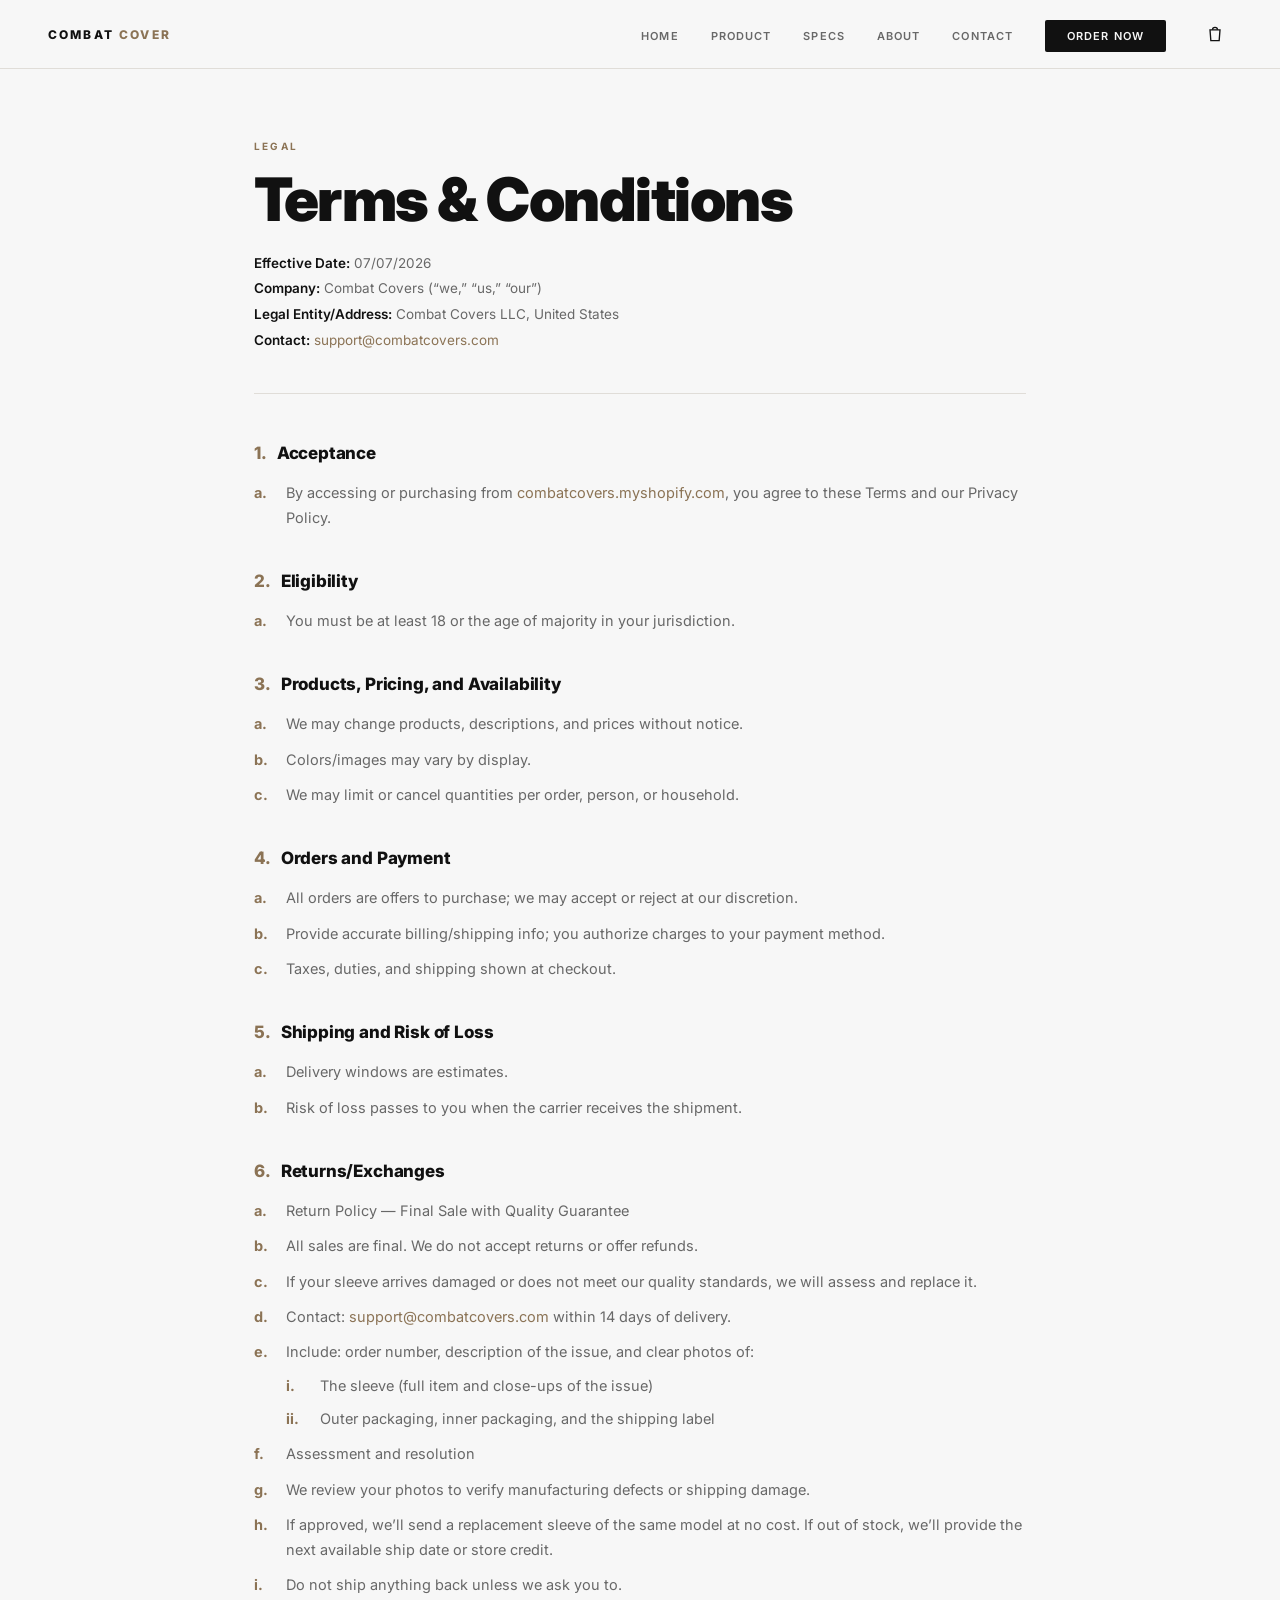
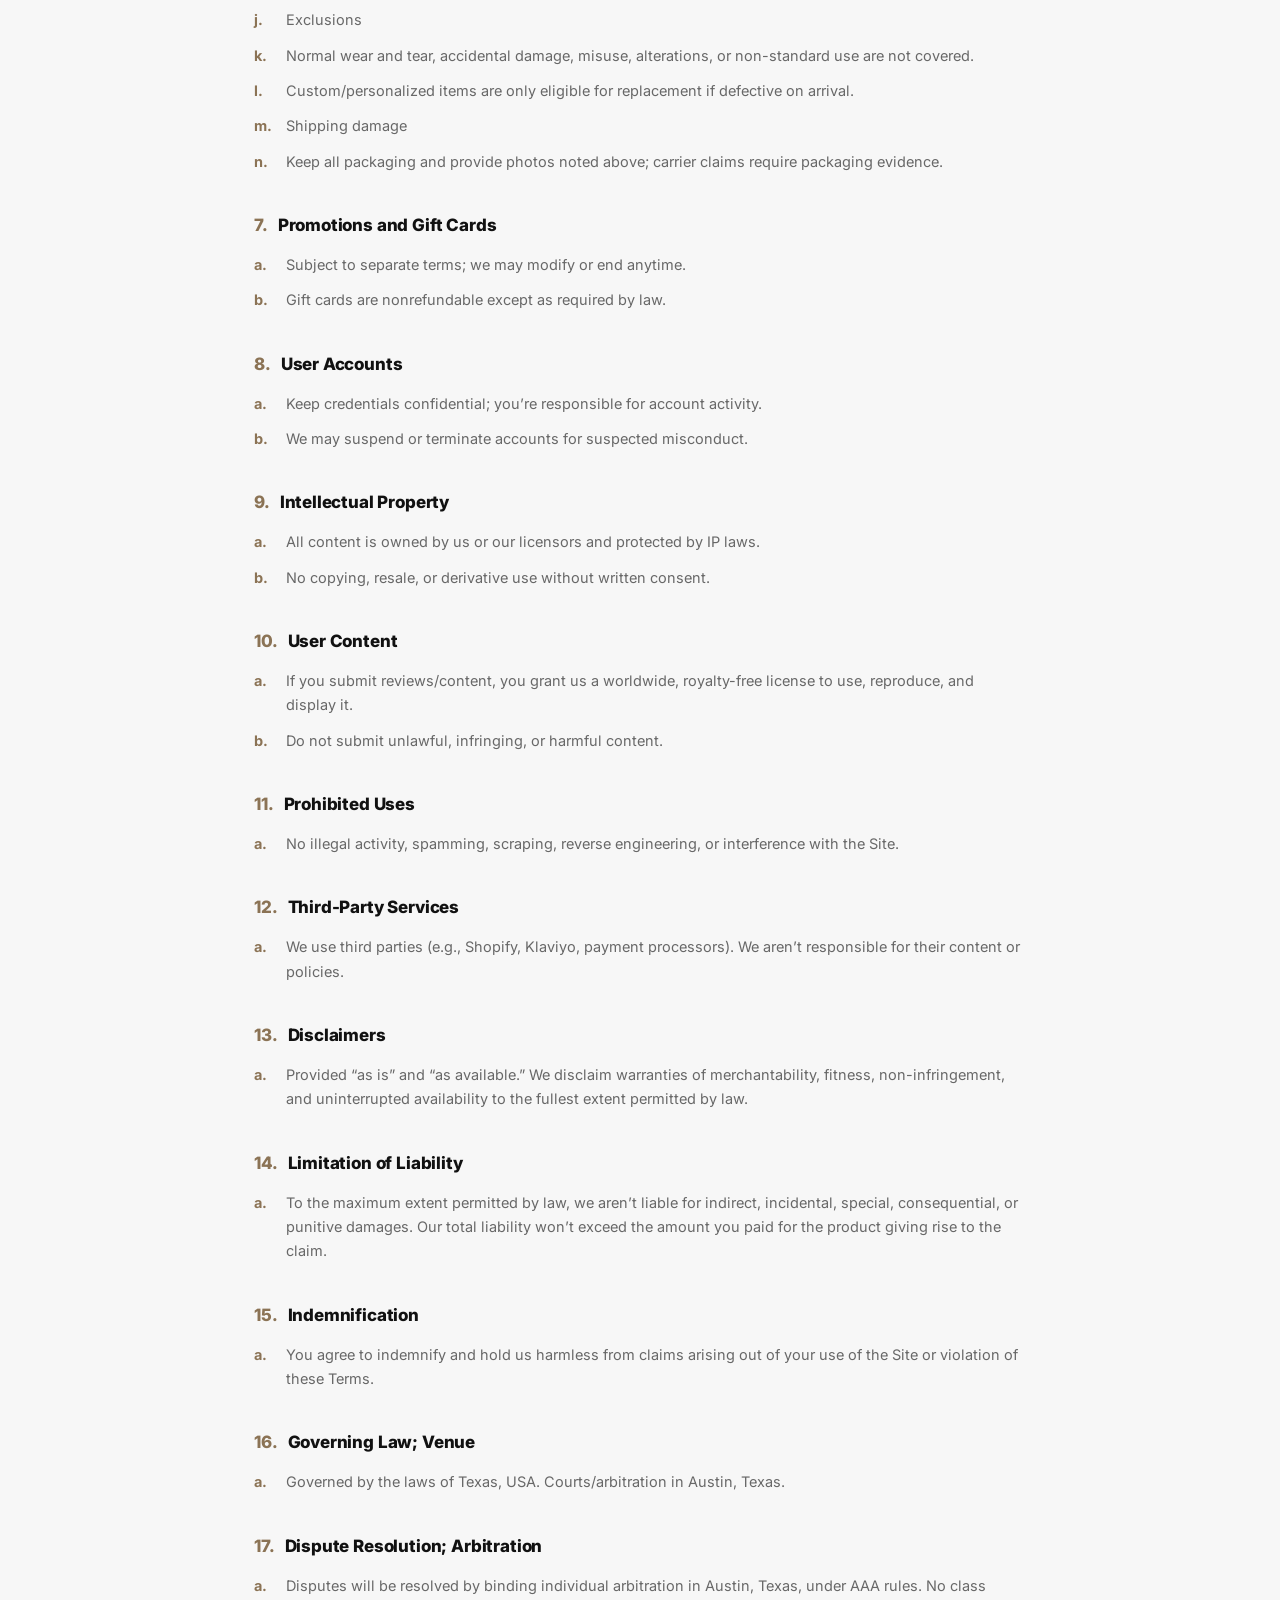
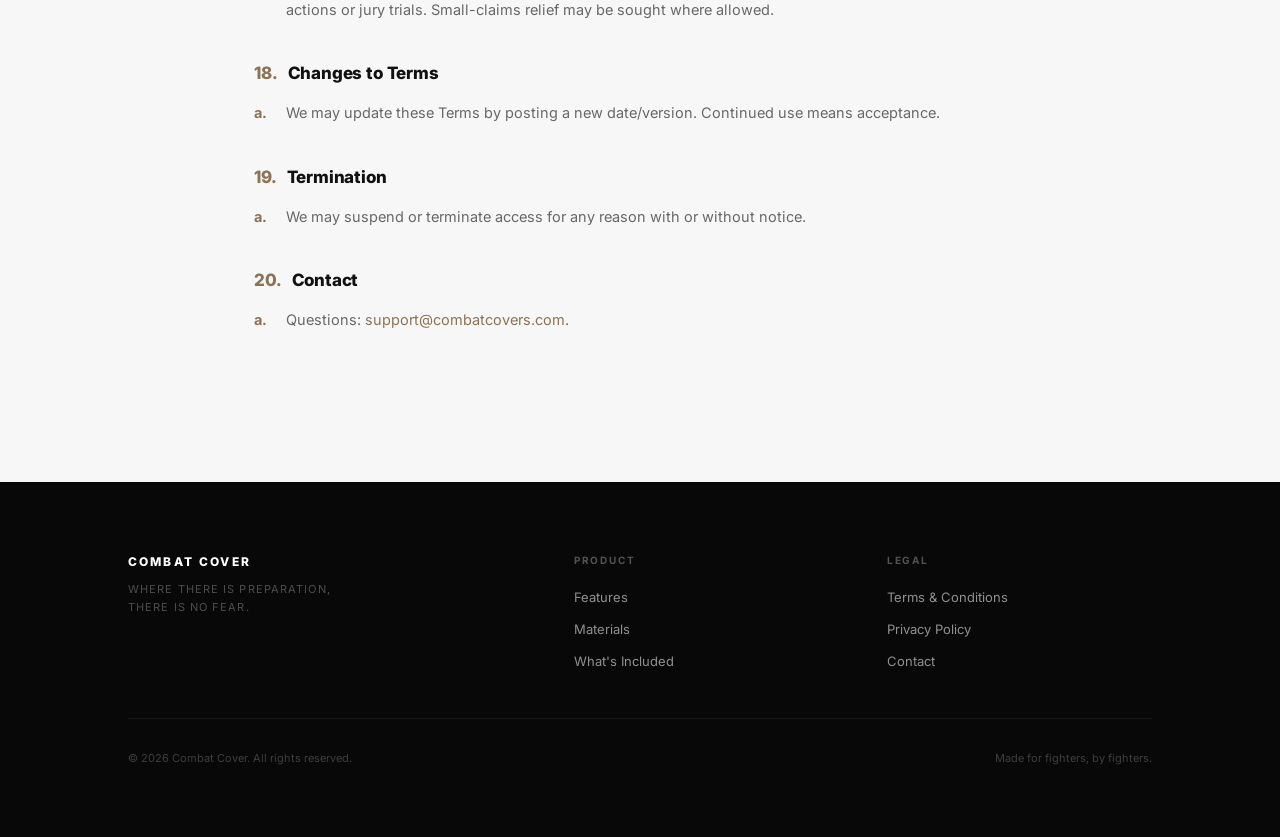
<file: terms.html>
<!DOCTYPE html>
<html lang="en">
<head>
<meta charset="UTF-8">
<meta name="viewport" content="width=device-width, initial-scale=1.0">
<title>Terms &amp; Conditions — Combat Cover</title>
<link rel="preconnect" href="https://fonts.googleapis.com">
<link rel="preconnect" href="https://fonts.gstatic.com" crossorigin>
<link href="https://fonts.googleapis.com/css2?family=Inter:wght@300;400;500;600;700;800;900&display=swap" rel="stylesheet">
<link rel="stylesheet" href="cart.css">
<style>

*, *::before, *::after { margin: 0; padding: 0; box-sizing: border-box; }

:root {
  --bg:       #F7F7F7;
  --text:     #111111;
  --accent:   #8B7355;
  --accent-lt:#D4C5A9;
  --mid:      #686868;
  --border:   #E0DDD8;
  --warm:     #F0EDE8;
  --dark-bg:  #111111;
  --font:     'Inter', -apple-system, 'Helvetica Neue', sans-serif;
  --ease:     cubic-bezier(0.16, 1, 0.3, 1);
}

html { background: var(--bg); color: var(--text); font-family: var(--font);
       -webkit-font-smoothing: antialiased; }
body { overflow-x: hidden; }
a    { text-decoration: none; color: inherit; }

/* ============================================================
   NAVBAR
   ============================================================ */
nav {
  position: fixed; top: 0; left: 0; right: 0;
  z-index: 200;
  height: 68px; padding: 0 48px;
  display: flex; align-items: center; justify-content: space-between;
  transition: background 0.4s, border-color 0.4s, backdrop-filter 0.4s;
}
nav.solid {
  background: rgba(247,247,247,0.92);
  backdrop-filter: blur(14px); -webkit-backdrop-filter: blur(14px);
  border-bottom: 1px solid var(--border);
}
.nav-logo { font-size: 12px; font-weight: 800; letter-spacing: 0.18em; text-transform: uppercase; }
.nav-logo em { font-style: normal; color: var(--accent); }
.nav-links { display: flex; align-items: center; gap: 32px; list-style: none; }
.nav-links a { font-size: 11px; font-weight: 600; letter-spacing: 0.1em; text-transform: uppercase;
               color: var(--mid); transition: color 0.2s; }
.nav-links a:hover { color: var(--text); }
.nav-links .cta-link { background: var(--text); color: var(--bg); padding: 9px 22px;
                        border-radius: 2px; transition: background 0.2s, transform 0.2s; }
.nav-links .cta-link:hover { background: var(--accent); color: #fff; transform: translateY(-1px); }

/* ============================================================
   HAMBURGER
   ============================================================ */
.hamburger {
  display: none; flex-direction: column; justify-content: center;
  gap: 5px; background: none; border: none; cursor: pointer; padding: 6px 4px; z-index: 201;
}
.hamburger span {
  display: block; width: 22px; height: 2px; background: var(--text);
  border-radius: 1px; transition: transform 0.35s var(--ease), opacity 0.25s;
  transform-origin: center;
}
.hamburger.active span:nth-child(1) { transform: translateY(7px) rotate(45deg); }
.hamburger.active span:nth-child(2) { opacity: 0; transform: scaleX(0); }
.hamburger.active span:nth-child(3) { transform: translateY(-7px) rotate(-45deg); }

#mobile-menu {
  position: fixed; top: 68px; left: 0; right: 0; z-index: 190;
  background: rgba(247,247,247,0.97); backdrop-filter: blur(16px); -webkit-backdrop-filter: blur(16px);
  border-bottom: 1px solid var(--border); max-height: 0; overflow: hidden;
  transition: max-height 0.4s var(--ease);
}
#mobile-menu.open { max-height: 380px; }
#mobile-menu ul { list-style: none; padding: 16px 24px 28px; display: flex; flex-direction: column; gap: 0; }
#mobile-menu li { border-bottom: 1px solid var(--border); }
#mobile-menu li:last-child { border-bottom: none; }
#mobile-menu a { display: block; padding: 16px 0; font-size: 13px; font-weight: 600;
                  letter-spacing: 0.08em; text-transform: uppercase; color: var(--text); }
.menu-cta { display: block; margin: 16px 24px 24px; background: var(--text); color: var(--bg) !important;
             text-align: center; padding: 16px; border-radius: 2px;
             font-size: 12px; font-weight: 700; letter-spacing: 0.1em; text-transform: uppercase; }

/* ============================================================
   SHARED
   ============================================================ */
.overline {
  font-size: 10px; font-weight: 700; letter-spacing: 0.22em;
  text-transform: uppercase; color: var(--accent);
  display: block; margin-bottom: 18px;
}

/* ============================================================
   SCROLL REVEAL
   ============================================================ */
.reveal {
  opacity: 0; transform: translateY(28px);
  transition: opacity 0.85s var(--ease), transform 0.85s var(--ease);
}
.reveal.d1 { transition-delay: 0.1s; }
.reveal.d2 { transition-delay: 0.22s; }
.reveal.visible { opacity: 1; transform: none; }

/* ============================================================
   LEGAL CONTENT
   ============================================================ */
.legal-wrap { max-width: 820px; margin: 0 auto; padding: 0 24px; }
.legal-hero { padding: 140px 0 40px; border-bottom: 1px solid var(--border); }
.legal-hero h1 {
  font-size: clamp(34px, 5vw, 60px); font-weight: 900;
  letter-spacing: -0.025em; line-height: 0.98; margin-bottom: 22px;
}
.legal-meta { font-size: 13.5px; color: var(--mid); line-height: 1.9; }
.legal-meta strong { color: var(--text); font-weight: 600; }
.legal-meta a { color: var(--accent); }
.legal-meta a:hover { text-decoration: underline; }

.legal-body { padding: 48px 0 110px; }
.legal-section { margin-bottom: 40px; }
.legal-section > h2 {
  font-size: 17px; font-weight: 800; letter-spacing: -0.01em;
  line-height: 1.35; margin-bottom: 16px;
}
.legal-section > h2 .sec-num { color: var(--accent); margin-right: 10px; }

.legal-list { list-style: none; display: flex; flex-direction: column; gap: 11px; }
.legal-list > li { display: flex; gap: 14px; font-size: 14.5px; line-height: 1.68; color: var(--mid); }
.legal-list .mark { color: var(--accent); font-weight: 700; flex-shrink: 0; min-width: 18px; }
.legal-list a { color: var(--accent); word-break: break-word; }
.legal-list a:hover { text-decoration: underline; }

.legal-sublist { list-style: none; display: flex; flex-direction: column; gap: 9px; margin: 9px 0 0 0; }
.legal-sublist > li { display: flex; gap: 12px; }
.legal-sublist .mark { min-width: 22px; }

/* ============================================================
   FOOTER
   ============================================================ */
footer {
  background: #080808; padding: 72px 10%;
  display: grid; grid-template-columns: 1.5fr 1fr 1fr; gap: 48px;
}
.ft-brand .ft-logo { font-size: 12px; font-weight: 800; letter-spacing: 0.18em;
                      text-transform: uppercase; color: #fff; margin-bottom: 12px; }
.ft-brand .ft-tag  { font-size: 11px; color: rgba(255,255,255,0.28);
                      letter-spacing: 0.1em; text-transform: uppercase; line-height: 1.6; }
.ft-col h5 { font-size: 10px; font-weight: 700; letter-spacing: 0.18em; text-transform: uppercase;
              color: rgba(255,255,255,0.3); margin-bottom: 20px; }
.ft-col ul { list-style: none; display: flex; flex-direction: column; gap: 12px; }
.ft-col a  { font-size: 13px; color: rgba(255,255,255,0.55); transition: color 0.2s; }
.ft-col a:hover { color: #fff; }
.ft-copy {
  grid-column: 1 / -1; border-top: 1px solid rgba(255,255,255,0.07);
  padding-top: 32px; display: flex; justify-content: space-between;
  font-size: 11px; color: rgba(255,255,255,0.22);
}

/* ============================================================
   RESPONSIVE
   ============================================================ */
@media (max-width: 900px) {
  nav { padding: 0 24px; }
  .nav-links { display: none; }
  .hamburger { display: flex; }

  .legal-hero { padding: 120px 0 32px; }
  .legal-body { padding: 40px 0 88px; }

  footer { grid-template-columns: 1fr; padding: 56px 24px; }
  .ft-copy { flex-direction: column; gap: 8px; }
}

</style>
</head>
<body>

<!-- ============================================================
     NAVBAR
     ============================================================ -->
<nav id="navbar">
  <a href="index.html" class="nav-logo">Combat <em>Cover</em></a>
  <div class="nav-menu">
    <ul class="nav-links">
      <li><a href="index.html">Home</a></li>
      <li><a href="product.html">Product</a></li>
      <li><a href="index.html#materials">Specs</a></li>
      <li><a href="about.html">About</a></li>
      <li><a href="index.html#contact">Contact</a></li>
      <li><a href="product.html" class="cta-link">Order Now</a></li>
    </ul>
    <div class="nav-right">
      <button class="cart-toggle" aria-label="Open cart">
        <svg viewBox="0 0 24 24" fill="none" stroke="currentColor" stroke-width="1.6"><path d="M6 7h12l-1 13H7L6 7z"/><path d="M9 7a3 3 0 0 1 6 0"/></svg>
        <span class="cart-badge">0</span>
      </button>
      <button class="hamburger" id="hamburger" aria-label="Open menu">
        <span></span><span></span><span></span>
      </button>
    </div>
  </div>
</nav>

<div id="mobile-menu">
  <ul>
    <li><a href="index.html" class="menu-link">Home</a></li>
    <li><a href="product.html" class="menu-link">Product</a></li>
    <li><a href="index.html#materials" class="menu-link">Specs</a></li>
    <li><a href="about.html" class="menu-link">About</a></li>
    <li><a href="index.html#contact" class="menu-link">Contact</a></li>
  </ul>
  <a href="product.html" class="menu-cta menu-link">Order Now</a>
</div>

<!-- ============================================================
     LEGAL
     ============================================================ -->
<main class="legal-wrap">
  <header class="legal-hero reveal">
    <span class="overline">Legal</span>
    <h1>Terms &amp; Conditions</h1>
    <p class="legal-meta">
      <strong>Effective Date:</strong> 07/07/2026<br>
      <strong>Company:</strong> Combat Covers (&ldquo;we,&rdquo; &ldquo;us,&rdquo; &ldquo;our&rdquo;)<br>
      <strong>Legal Entity/Address:</strong> Combat Covers LLC, United States<br>
      <strong>Contact:</strong> <a href="mailto:support@combatcovers.com">support@combatcovers.com</a>
    </p>
  </header>

  <div class="legal-body">

    <section class="legal-section reveal">
      <h2><span class="sec-num">1.</span>Acceptance</h2>
      <ul class="legal-list">
        <li><span class="mark">a.</span><span>By accessing or purchasing from <a href="https://combatcovers.myshopify.com" target="_blank" rel="noopener">combatcovers.myshopify.com</a>, you agree to these Terms and our Privacy Policy.</span></li>
      </ul>
    </section>

    <section class="legal-section reveal">
      <h2><span class="sec-num">2.</span>Eligibility</h2>
      <ul class="legal-list">
        <li><span class="mark">a.</span><span>You must be at least 18 or the age of majority in your jurisdiction.</span></li>
      </ul>
    </section>

    <section class="legal-section reveal">
      <h2><span class="sec-num">3.</span>Products, Pricing, and Availability</h2>
      <ul class="legal-list">
        <li><span class="mark">a.</span><span>We may change products, descriptions, and prices without notice.</span></li>
        <li><span class="mark">b.</span><span>Colors/images may vary by display.</span></li>
        <li><span class="mark">c.</span><span>We may limit or cancel quantities per order, person, or household.</span></li>
      </ul>
    </section>

    <section class="legal-section reveal">
      <h2><span class="sec-num">4.</span>Orders and Payment</h2>
      <ul class="legal-list">
        <li><span class="mark">a.</span><span>All orders are offers to purchase; we may accept or reject at our discretion.</span></li>
        <li><span class="mark">b.</span><span>Provide accurate billing/shipping info; you authorize charges to your payment method.</span></li>
        <li><span class="mark">c.</span><span>Taxes, duties, and shipping shown at checkout.</span></li>
      </ul>
    </section>

    <section class="legal-section reveal">
      <h2><span class="sec-num">5.</span>Shipping and Risk of Loss</h2>
      <ul class="legal-list">
        <li><span class="mark">a.</span><span>Delivery windows are estimates.</span></li>
        <li><span class="mark">b.</span><span>Risk of loss passes to you when the carrier receives the shipment.</span></li>
      </ul>
    </section>

    <section class="legal-section reveal">
      <h2><span class="sec-num">6.</span>Returns/Exchanges</h2>
      <ul class="legal-list">
        <li><span class="mark">a.</span><span>Return Policy &mdash; Final Sale with Quality Guarantee</span></li>
        <li><span class="mark">b.</span><span>All sales are final. We do not accept returns or offer refunds.</span></li>
        <li><span class="mark">c.</span><span>If your sleeve arrives damaged or does not meet our quality standards, we will assess and replace it.</span></li>
        <li><span class="mark">d.</span><span>Contact: <a href="mailto:support@combatcovers.com">support@combatcovers.com</a> within 14 days of delivery.</span></li>
        <li>
          <span class="mark">e.</span>
          <span>
            Include: order number, description of the issue, and clear photos of:
            <ul class="legal-sublist">
              <li><span class="mark">i.</span><span>The sleeve (full item and close-ups of the issue)</span></li>
              <li><span class="mark">ii.</span><span>Outer packaging, inner packaging, and the shipping label</span></li>
            </ul>
          </span>
        </li>
        <li><span class="mark">f.</span><span>Assessment and resolution</span></li>
        <li><span class="mark">g.</span><span>We review your photos to verify manufacturing defects or shipping damage.</span></li>
        <li><span class="mark">h.</span><span>If approved, we&rsquo;ll send a replacement sleeve of the same model at no cost. If out of stock, we&rsquo;ll provide the next available ship date or store credit.</span></li>
        <li><span class="mark">i.</span><span>Do not ship anything back unless we ask you to.</span></li>
        <li><span class="mark">j.</span><span>Exclusions</span></li>
        <li><span class="mark">k.</span><span>Normal wear and tear, accidental damage, misuse, alterations, or non-standard use are not covered.</span></li>
        <li><span class="mark">l.</span><span>Custom/personalized items are only eligible for replacement if defective on arrival.</span></li>
        <li><span class="mark">m.</span><span>Shipping damage</span></li>
        <li><span class="mark">n.</span><span>Keep all packaging and provide photos noted above; carrier claims require packaging evidence.</span></li>
      </ul>
    </section>

    <section class="legal-section reveal">
      <h2><span class="sec-num">7.</span>Promotions and Gift Cards</h2>
      <ul class="legal-list">
        <li><span class="mark">a.</span><span>Subject to separate terms; we may modify or end anytime.</span></li>
        <li><span class="mark">b.</span><span>Gift cards are nonrefundable except as required by law.</span></li>
      </ul>
    </section>

    <section class="legal-section reveal">
      <h2><span class="sec-num">8.</span>User Accounts</h2>
      <ul class="legal-list">
        <li><span class="mark">a.</span><span>Keep credentials confidential; you&rsquo;re responsible for account activity.</span></li>
        <li><span class="mark">b.</span><span>We may suspend or terminate accounts for suspected misconduct.</span></li>
      </ul>
    </section>

    <section class="legal-section reveal">
      <h2><span class="sec-num">9.</span>Intellectual Property</h2>
      <ul class="legal-list">
        <li><span class="mark">a.</span><span>All content is owned by us or our licensors and protected by IP laws.</span></li>
        <li><span class="mark">b.</span><span>No copying, resale, or derivative use without written consent.</span></li>
      </ul>
    </section>

    <section class="legal-section reveal">
      <h2><span class="sec-num">10.</span>User Content</h2>
      <ul class="legal-list">
        <li><span class="mark">a.</span><span>If you submit reviews/content, you grant us a worldwide, royalty-free license to use, reproduce, and display it.</span></li>
        <li><span class="mark">b.</span><span>Do not submit unlawful, infringing, or harmful content.</span></li>
      </ul>
    </section>

    <section class="legal-section reveal">
      <h2><span class="sec-num">11.</span>Prohibited Uses</h2>
      <ul class="legal-list">
        <li><span class="mark">a.</span><span>No illegal activity, spamming, scraping, reverse engineering, or interference with the Site.</span></li>
      </ul>
    </section>

    <section class="legal-section reveal">
      <h2><span class="sec-num">12.</span>Third-Party Services</h2>
      <ul class="legal-list">
        <li><span class="mark">a.</span><span>We use third parties (e.g., Shopify, Klaviyo, payment processors). We aren&rsquo;t responsible for their content or policies.</span></li>
      </ul>
    </section>

    <section class="legal-section reveal">
      <h2><span class="sec-num">13.</span>Disclaimers</h2>
      <ul class="legal-list">
        <li><span class="mark">a.</span><span>Provided &ldquo;as is&rdquo; and &ldquo;as available.&rdquo; We disclaim warranties of merchantability, fitness, non-infringement, and uninterrupted availability to the fullest extent permitted by law.</span></li>
      </ul>
    </section>

    <section class="legal-section reveal">
      <h2><span class="sec-num">14.</span>Limitation of Liability</h2>
      <ul class="legal-list">
        <li><span class="mark">a.</span><span>To the maximum extent permitted by law, we aren&rsquo;t liable for indirect, incidental, special, consequential, or punitive damages. Our total liability won&rsquo;t exceed the amount you paid for the product giving rise to the claim.</span></li>
      </ul>
    </section>

    <section class="legal-section reveal">
      <h2><span class="sec-num">15.</span>Indemnification</h2>
      <ul class="legal-list">
        <li><span class="mark">a.</span><span>You agree to indemnify and hold us harmless from claims arising out of your use of the Site or violation of these Terms.</span></li>
      </ul>
    </section>

    <section class="legal-section reveal">
      <h2><span class="sec-num">16.</span>Governing Law; Venue</h2>
      <ul class="legal-list">
        <li><span class="mark">a.</span><span>Governed by the laws of Texas, USA. Courts/arbitration in Austin, Texas.</span></li>
      </ul>
    </section>

    <section class="legal-section reveal">
      <h2><span class="sec-num">17.</span>Dispute Resolution; Arbitration</h2>
      <ul class="legal-list">
        <li><span class="mark">a.</span><span>Disputes will be resolved by binding individual arbitration in Austin, Texas, under AAA rules. No class actions or jury trials. Small-claims relief may be sought where allowed.</span></li>
      </ul>
    </section>

    <section class="legal-section reveal">
      <h2><span class="sec-num">18.</span>Changes to Terms</h2>
      <ul class="legal-list">
        <li><span class="mark">a.</span><span>We may update these Terms by posting a new date/version. Continued use means acceptance.</span></li>
      </ul>
    </section>

    <section class="legal-section reveal">
      <h2><span class="sec-num">19.</span>Termination</h2>
      <ul class="legal-list">
        <li><span class="mark">a.</span><span>We may suspend or terminate access for any reason with or without notice.</span></li>
      </ul>
    </section>

    <section class="legal-section reveal">
      <h2><span class="sec-num">20.</span>Contact</h2>
      <ul class="legal-list">
        <li><span class="mark">a.</span><span>Questions: <a href="mailto:support@combatcovers.com">support@combatcovers.com</a>.</span></li>
      </ul>
    </section>

  </div>
</main>

<!-- ============================================================
     FOOTER
     ============================================================ -->
<footer>
  <div class="ft-brand">
    <div class="ft-logo">Combat Cover</div>
    <div class="ft-tag">Where there is preparation,<br>there is no fear.</div>
  </div>
  <div class="ft-col">
    <h5>Product</h5>
    <ul>
      <li><a href="index.html#features">Features</a></li>
      <li><a href="index.html#materials">Materials</a></li>
      <li><a href="index.html#includes">What's Included</a></li>
    </ul>
  </div>
  <div class="ft-col">
    <h5>Legal</h5>
    <ul>
      <li><a href="terms.html">Terms &amp; Conditions</a></li>
      <li><a href="privacy.html">Privacy Policy</a></li>
      <li><a href="index.html#contact">Contact</a></li>
    </ul>
  </div>
  <div class="ft-copy">
    <span>© 2026 Combat Cover. All rights reserved.</span>
    <span>Made for fighters, by fighters.</span>
  </div>
</footer>

<script type="module" src="cart.js"></script>
<script>
const navbar     = document.getElementById('navbar')
const hamburger  = document.getElementById('hamburger')
const mobileMenu = document.getElementById('mobile-menu')

window.addEventListener('scroll', () => {
  navbar.classList.toggle('solid', window.scrollY > 40)
}, { passive: true })
navbar.classList.toggle('solid', window.scrollY > 40)

hamburger.addEventListener('click', () => {
  hamburger.classList.toggle('active')
  mobileMenu.classList.toggle('open')
})
mobileMenu.querySelectorAll('.menu-link').forEach(link => {
  link.addEventListener('click', () => {
    hamburger.classList.remove('active')
    mobileMenu.classList.remove('open')
  })
})

const revealObs = new IntersectionObserver(entries => {
  entries.forEach(e => {
    if (e.isIntersecting) { e.target.classList.add('visible'); revealObs.unobserve(e.target) }
  })
}, { threshold: 0.08, rootMargin: '0px 0px -40px 0px' })
document.querySelectorAll('.reveal').forEach(el => revealObs.observe(el))
</script>

</body>
</html>
</file>
<file: cart.css>
/* ============================================================
   COMBAT COVER — shared cart icon + slide-in drawer
   Included on index.html, product.html, about.html
   ============================================================ */

.nav-menu { display: flex; align-items: center; gap: 32px; }
.nav-right { display: flex; align-items: center; gap: 14px; }

.cart-toggle {
  position: relative;
  display: inline-flex; align-items: center; justify-content: center;
  width: 34px; height: 34px;
  background: none; border: none; cursor: pointer;
  color: var(--text);
}
.cart-toggle svg { width: 20px; height: 20px; }
.cart-badge {
  position: absolute; top: -2px; right: -2px;
  min-width: 16px; height: 16px; padding: 0 4px;
  border-radius: 999px; background: var(--accent); color: #fff;
  font-size: 10px; font-weight: 700; line-height: 16px; text-align: center;
  display: none;
}
.cart-badge.show { display: block; }

.cart-overlay {
  position: fixed; inset: 0; background: rgba(0,0,0,0.4);
  z-index: 300; opacity: 0; pointer-events: none; transition: opacity 0.3s ease;
}
.cart-overlay.open { opacity: 1; pointer-events: auto; }

.cart-drawer {
  position: fixed; top: 0; right: 0; bottom: 0;
  width: min(420px, 100vw);
  background: var(--bg); z-index: 301;
  display: flex; flex-direction: column;
  transform: translateX(100%);
  transition: transform 0.35s cubic-bezier(0.16,1,0.3,1);
  box-shadow: -8px 0 32px rgba(0,0,0,0.16);
}
.cart-drawer.open { transform: translateX(0); }

.cart-drawer-head {
  display: flex; align-items: center; justify-content: space-between;
  padding: 24px; border-bottom: 1px solid var(--border);
}
.cart-drawer-head h3 {
  font-size: 12px; font-weight: 800; letter-spacing: 0.16em; text-transform: uppercase;
}
.cart-drawer-close {
  background: none; border: none; cursor: pointer;
  font-size: 22px; line-height: 1; color: var(--mid);
}
.cart-drawer-close:hover { color: var(--text); }

.cart-notice {
  margin: 0 24px 16px; padding: 12px 14px;
  background: var(--warm); border: 1px solid var(--border); border-radius: 3px;
  font-size: 12.5px; line-height: 1.5; color: var(--text);
}

.cart-drawer-body { flex: 1; overflow-y: auto; padding: 8px 24px; }
.cart-empty { color: var(--mid); font-size: 14px; padding: 48px 0; text-align: center; }

.cart-line { display: flex; gap: 14px; padding: 18px 0; border-bottom: 1px solid var(--border); }
.cart-line-img { width: 72px; height: 72px; object-fit: cover; border-radius: 3px; flex-shrink: 0; background: var(--warm); }
.cart-line-info { flex: 1; display: flex; flex-direction: column; gap: 6px; }
.cart-line-title { font-size: 14px; font-weight: 700; }
.cart-line-price { font-size: 13px; color: var(--mid); }
.cart-line-qty { display: flex; align-items: center; gap: 10px; margin-top: 4px; }
.cart-line-qty button {
  width: 26px; height: 26px; border: 1px solid var(--border); background: #fff;
  cursor: pointer; border-radius: 3px; font-size: 14px; line-height: 1; color: var(--text);
}
.cart-line-qty button:hover { border-color: var(--text); }
.cart-line-qty span { font-size: 13px; font-weight: 600; min-width: 16px; text-align: center; }
.cart-line-remove {
  font-size: 11px; letter-spacing: 0.04em; text-decoration: underline; text-underline-offset: 2px;
  color: var(--mid); cursor: pointer; background: none; border: none; align-self: flex-start; margin-top: 2px;
}
.cart-line-remove:hover { color: var(--text); }

.cart-drawer-foot { padding: 24px; border-top: 1px solid var(--border); }
.cart-subtotal { display: flex; justify-content: space-between; font-size: 14px; font-weight: 700; margin-bottom: 16px; }
.cart-checkout-btn {
  display: flex; align-items: center; justify-content: center;
  width: 100%; height: 52px; background: var(--text); color: var(--bg);
  border: none; border-radius: 3px; cursor: pointer;
  font-size: 12px; font-weight: 700; letter-spacing: 0.1em; text-transform: uppercase;
  text-decoration: none; transition: background 0.2s, transform 0.2s;
}
.cart-checkout-btn:hover { background: var(--accent); color: #fff; transform: translateY(-2px); }
</file>
